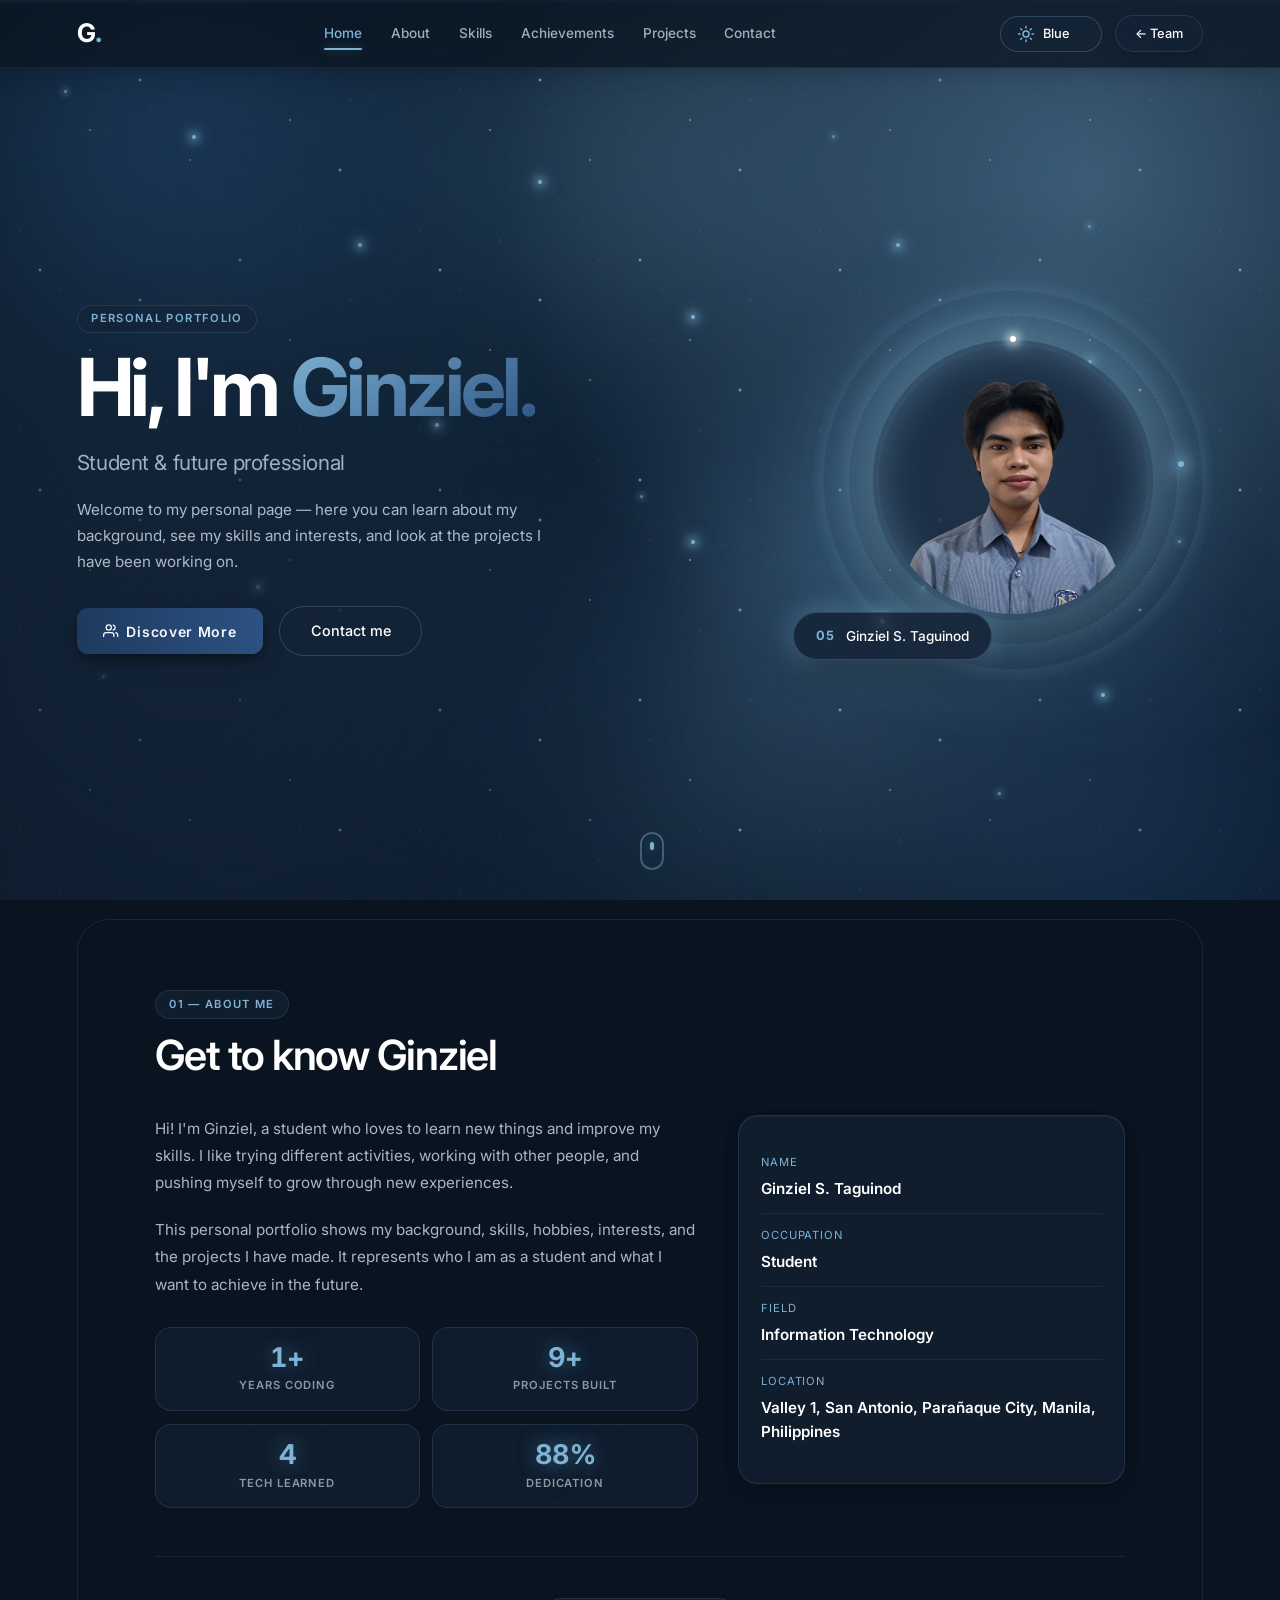
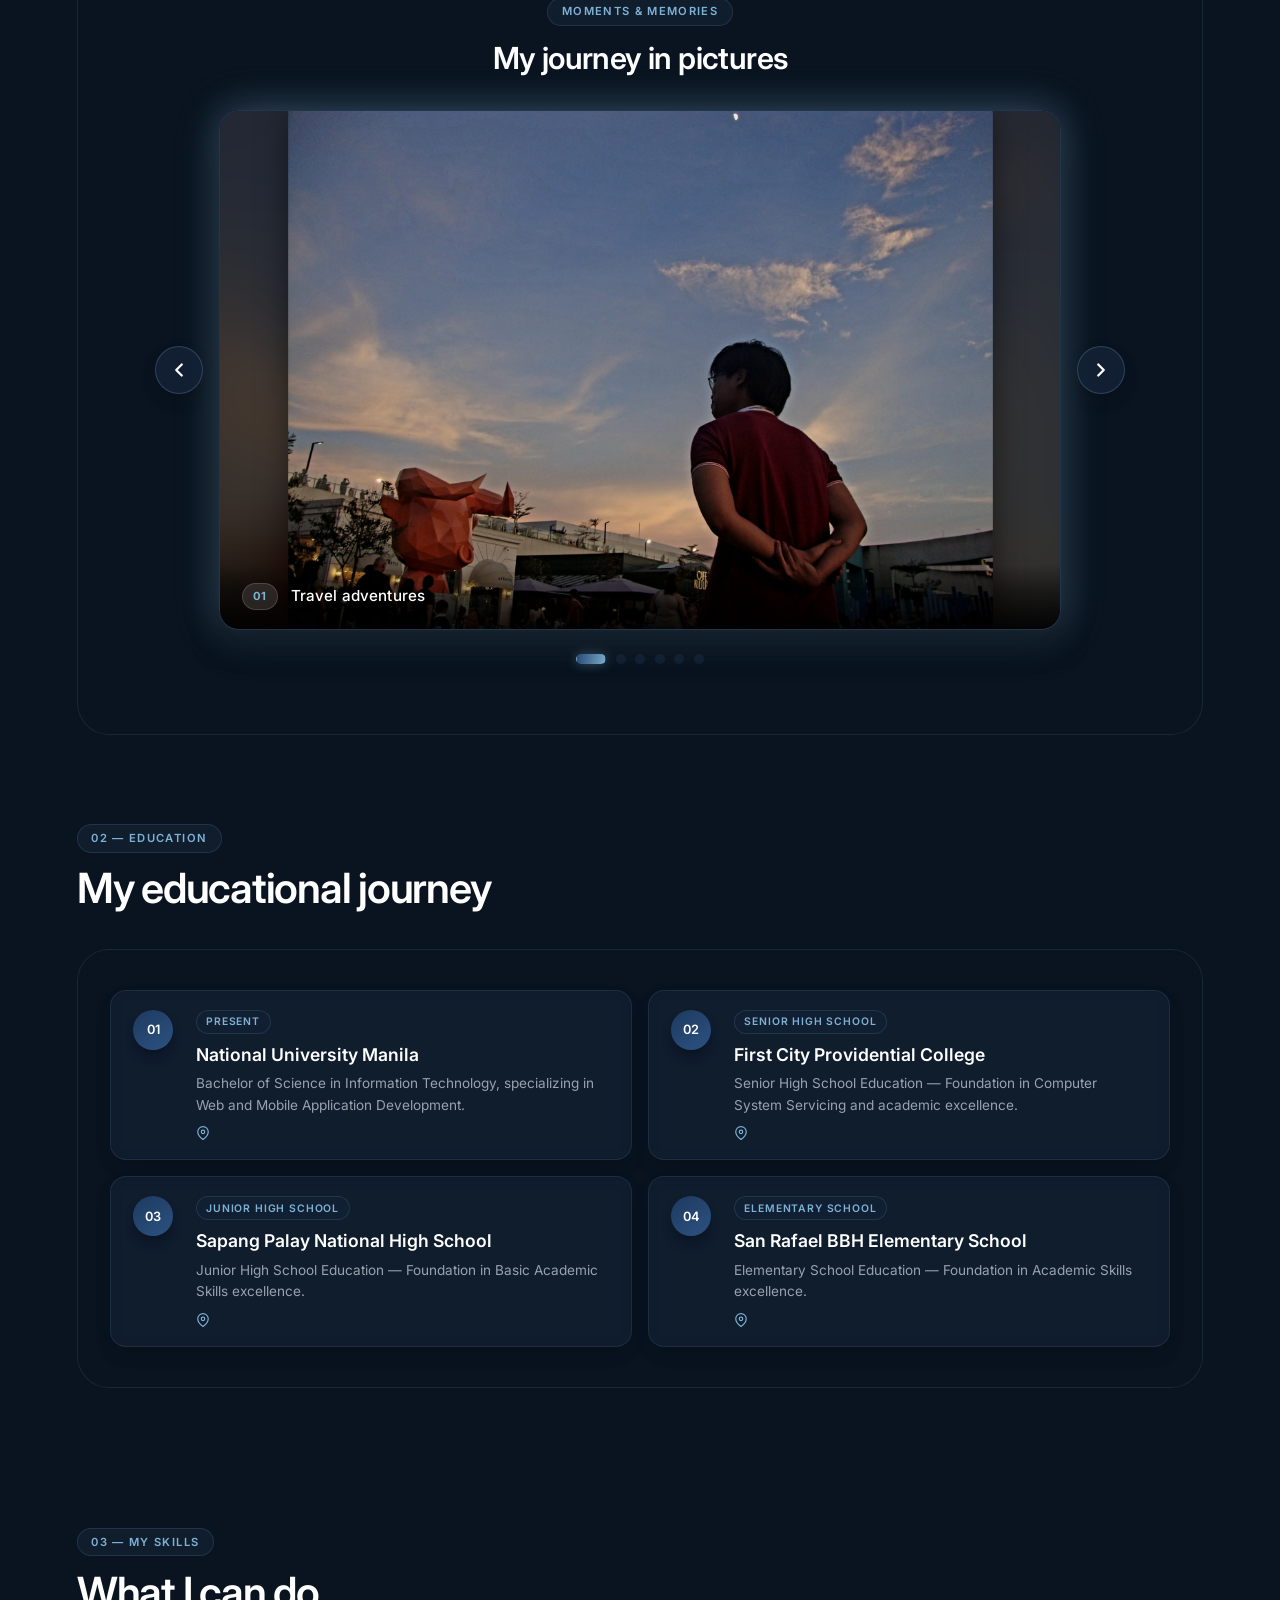
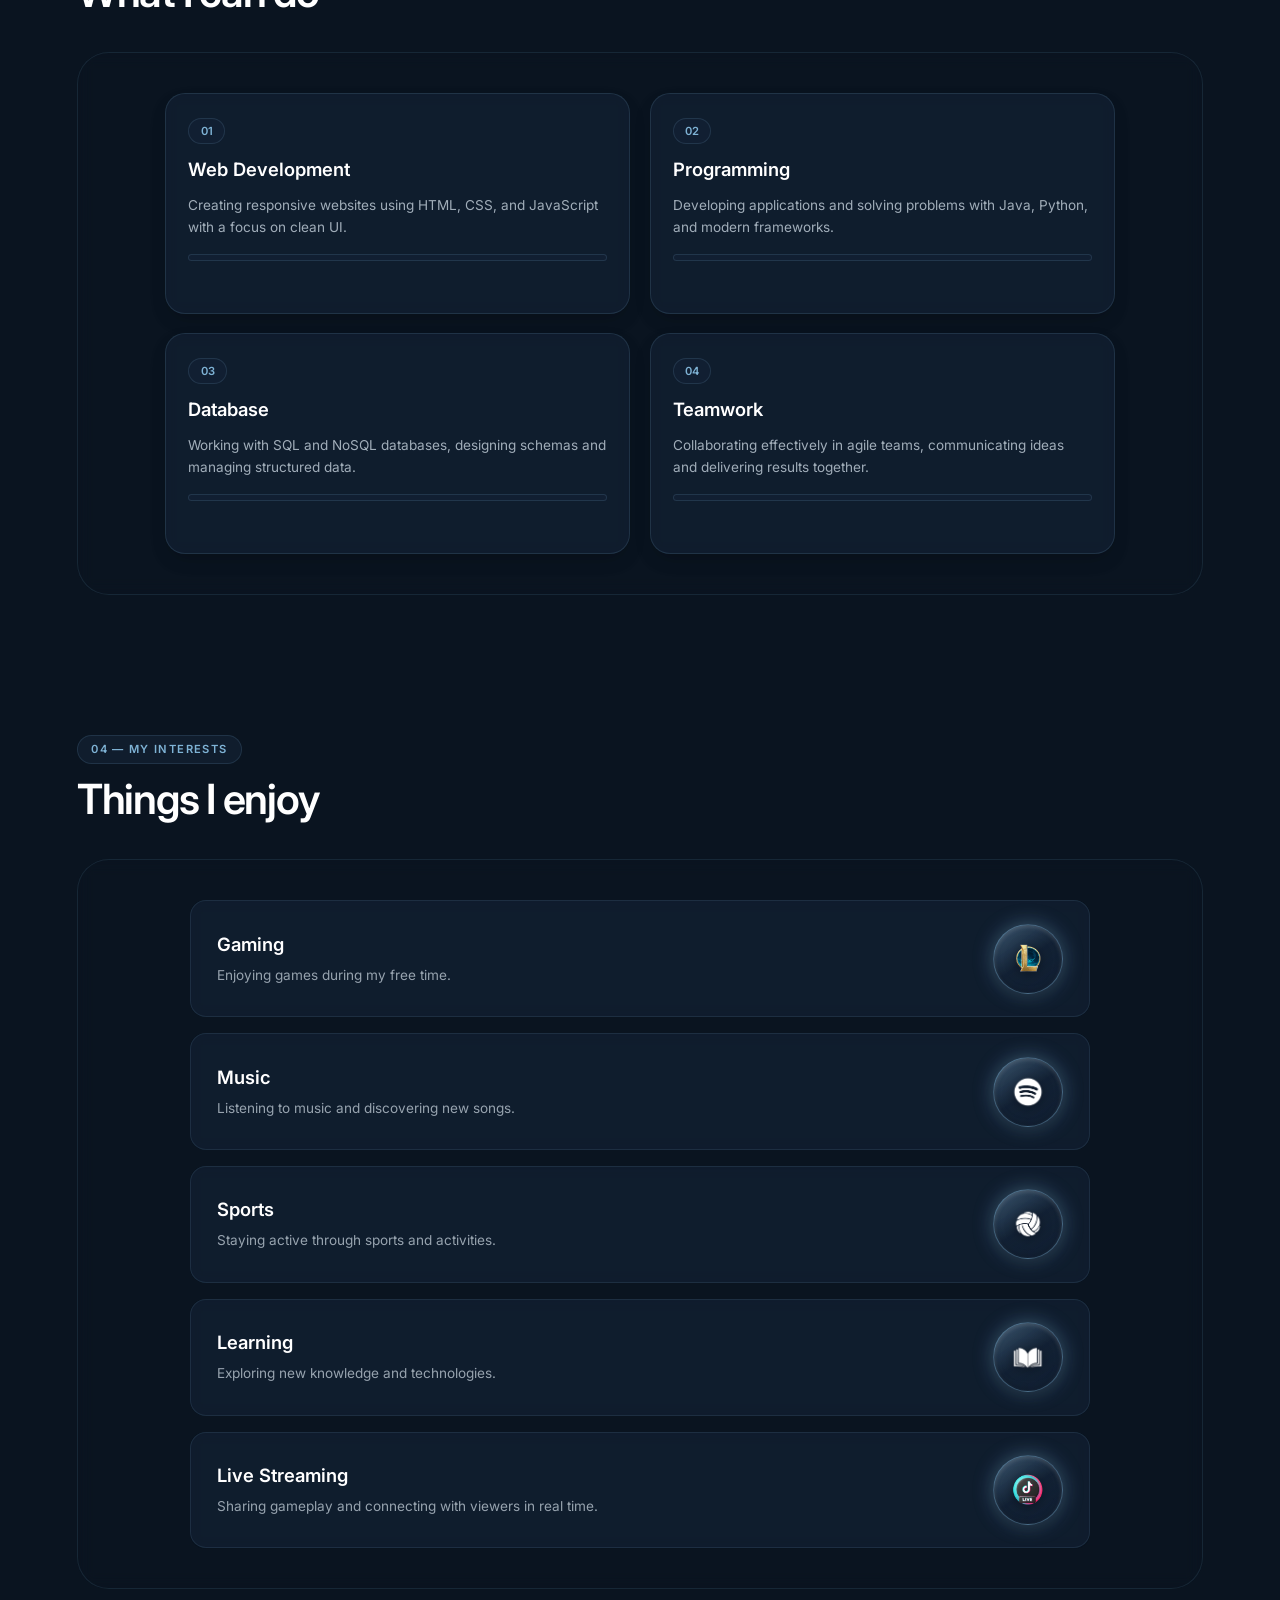
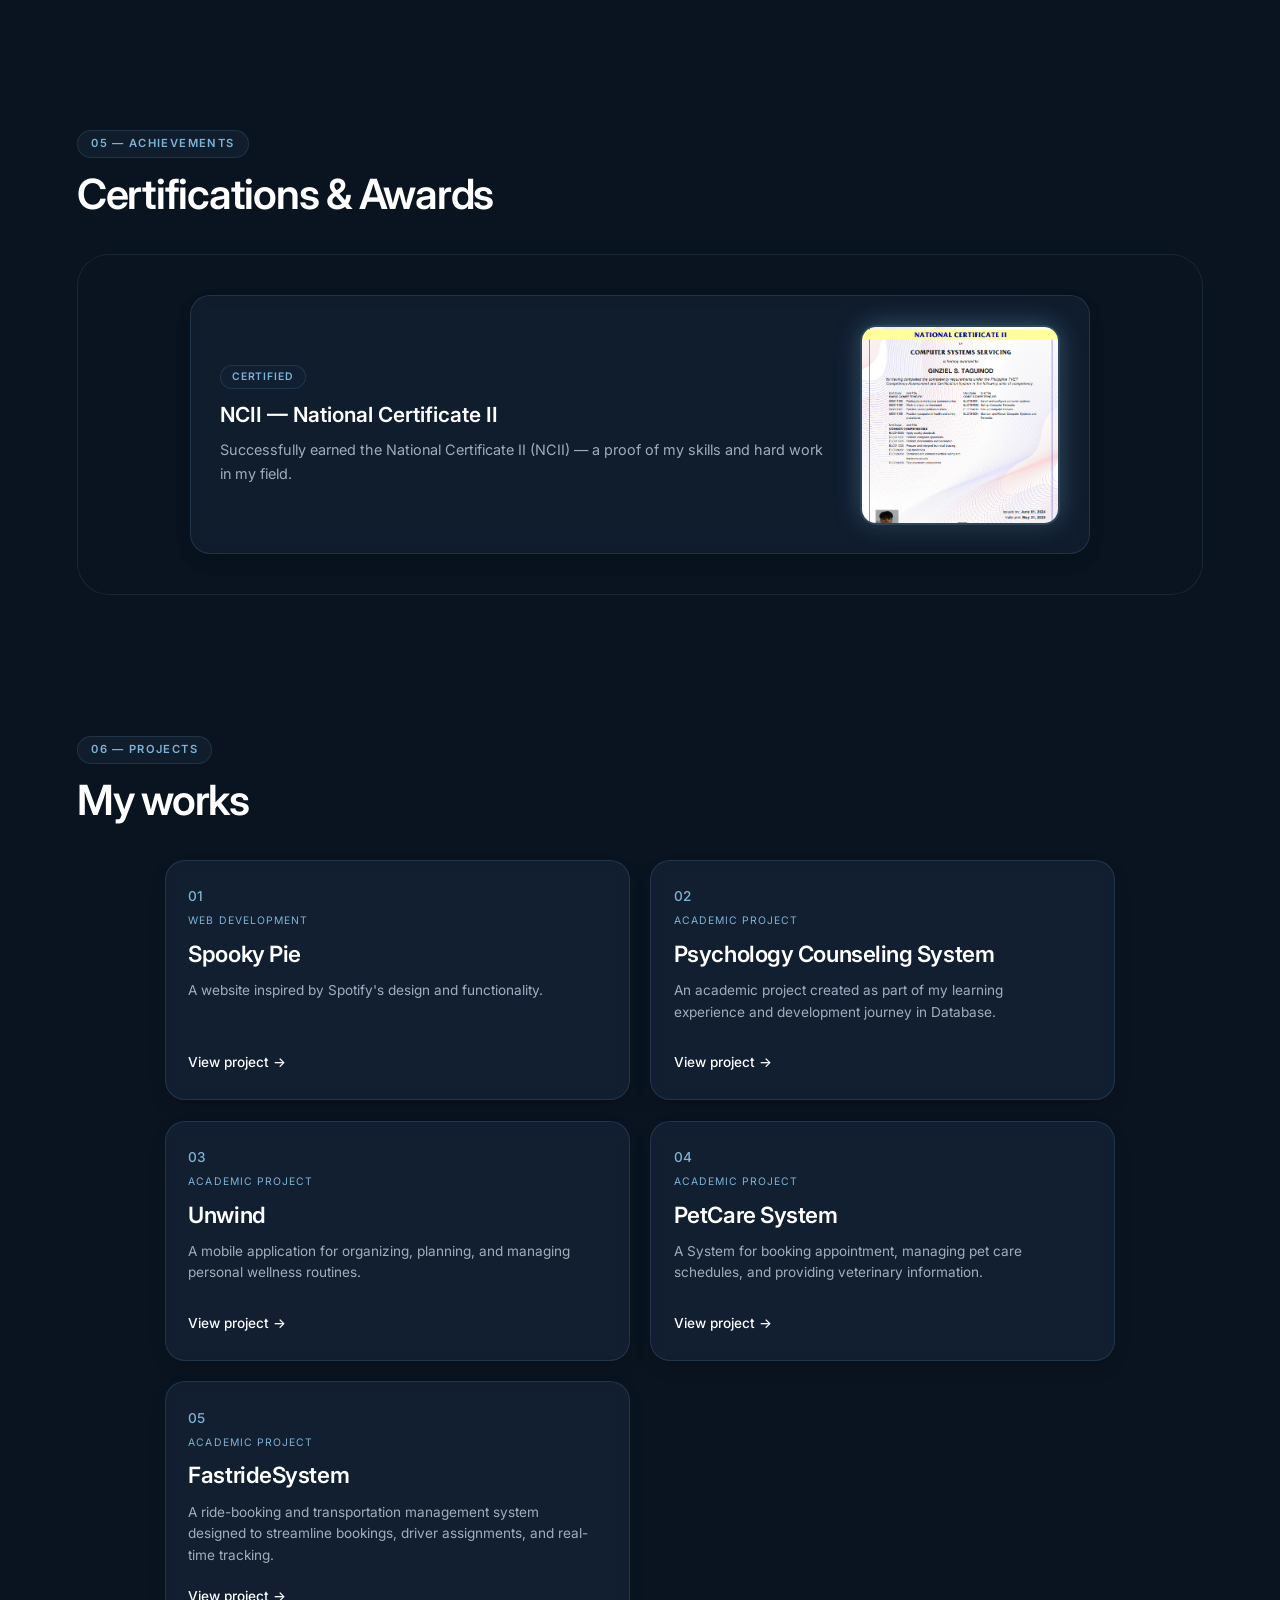
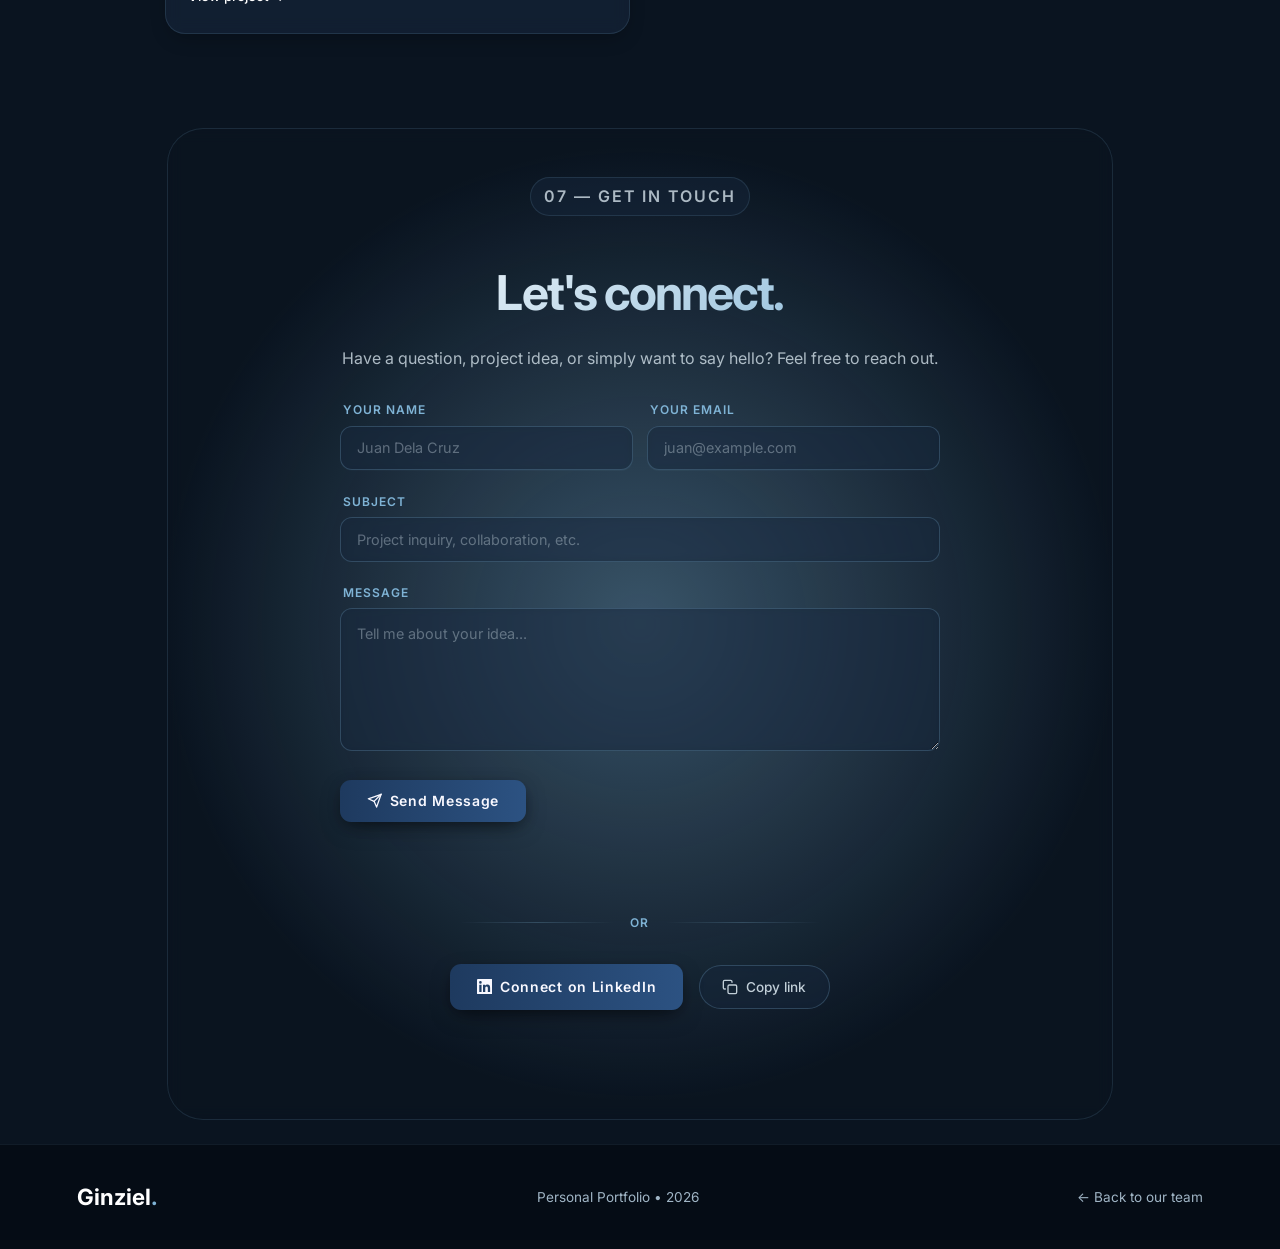
<file: Ginziel/index.html>
<!DOCTYPE html>
<html lang="en">
<head>
  <meta charset="UTF-8">
  <meta name="viewport" content="width=device-width, initial-scale=1.0">
  <meta name="description" content="Ginziel S. Taguinod — Student & future professional. Personal portfolio.">
  <title>Ginziel · Cosmic Portfolio</title>

  <link rel="preconnect" href="https://fonts.googleapis.com">
  <link rel="preconnect" href="https://fonts.gstatic.com" crossorigin>
  <link href="https://fonts.googleapis.com/css2?family=Inter:opsz,wght@14..32,300;14..32,400;14..32,500;14..32,600;14..32,700&display=swap" rel="stylesheet">
  <link rel="stylesheet" href="style.css">
</head>
<body data-theme="blue">

  <!-- ================= LOADING SCREEN ================= -->
  <div class="loader" id="loader" aria-hidden="true">
    <div class="loader-layer loader-layer-green">
      <div class="loader-content">
        <div class="loader-planet">
          <div class="loader-ring"></div>
          <div class="loader-ring"></div>
          <div class="loader-dot"></div>
        </div>
        <p class="loader-text">Loading the cosmos...</p>
        <div class="loader-progress"><div class="loader-progress-fill"></div></div>
      </div>
    </div>
    <div class="loader-layer loader-layer-blue">
      <div class="loader-content">
        <div class="loader-planet">
          <div class="loader-ring"></div>
          <div class="loader-ring"></div>
          <div class="loader-dot"></div>
        </div>
        <p class="loader-text">Welcome to my portfolio</p>
        <div class="loader-progress"><div class="loader-progress-fill"></div></div>
      </div>
    </div>
  </div>

  <!-- ================= CURSOR TRAIL ================= -->
  <canvas class="cursor-trail" id="cursorTrail" aria-hidden="true"></canvas>

  <!-- ================= SCROLL PROGRESS ================= -->
  <div class="scroll-progress" aria-hidden="true">
    <div class="scroll-progress-fill"></div>
  </div>

  <!-- ================= COSMIC BACKGROUND ================= -->
  <div class="cosmic-bg" aria-hidden="true">
    <div class="starfield starfield-far"></div>
    <div class="starfield starfield-near"></div>
    <div class="nebula nebula-1"></div>
    <div class="nebula nebula-2"></div>
    <div class="nebula nebula-3"></div>
    <svg class="constellation" viewBox="0 0 1000 800" preserveAspectRatio="none">
      <line x1="150" y1="120" x2="280" y2="220" />
      <line x1="280" y1="220" x2="420" y2="160" />
      <line x1="420" y1="160" x2="540" y2="280" />
      <line x1="540" y1="280" x2="700" y2="220" />
      <line x1="700" y1="220" x2="850" y2="320" />
      <line x1="280" y1="220" x2="340" y2="380" />
      <line x1="340" y1="380" x2="200" y2="520" />
      <line x1="340" y1="380" x2="540" y2="480" />
      <line x1="540" y1="480" x2="720" y2="520" />
      <line x1="720" y1="520" x2="860" y2="620" />
    </svg>
    <span class="constellation-node" style="top: 15%; left: 15%;"></span>
    <span class="constellation-node" style="top: 27%; left: 28%;"></span>
    <span class="constellation-node" style="top: 20%; left: 42%;"></span>
    <span class="constellation-node" style="top: 35%; left: 54%;"></span>
    <span class="constellation-node" style="top: 27%; left: 70%;"></span>
    <span class="constellation-node" style="top: 40%; left: 85%;"></span>
    <span class="constellation-node" style="top: 47%; left: 34%;"></span>
    <span class="constellation-node" style="top: 65%; left: 20%;"></span>
    <span class="constellation-node" style="top: 60%; left: 54%;"></span>
    <span class="constellation-node" style="top: 65%; left: 72%;"></span>
    <span class="constellation-node" style="top: 77%; left: 86%;"></span>
    <span class="cosmic-dust dust-1"></span>
    <span class="cosmic-dust dust-2"></span>
    <span class="cosmic-dust dust-3"></span>
    <span class="cosmic-dust dust-4"></span>
    <span class="cosmic-dust dust-5"></span>
    <span class="cosmic-dust dust-6"></span>
    <span class="cosmic-dust dust-7"></span>
    <span class="cosmic-dust dust-8"></span>
    <div class="shooting-star shooting-1"></div>
    <div class="shooting-star shooting-2"></div>
    <div class="shooting-star shooting-3"></div>
    <div class="aurora aurora-1"></div>
    <div class="aurora aurora-2"></div>
  </div>

  <!-- ================= NAVBAR ================= -->
  <header class="navbar">
    <a href="../index.html" class="logo">G<span>.</span></a>
    <nav>
      <a href="#home" data-section="home">Home</a>
      <a href="#about" data-section="about">About</a>
      <a href="#skills" data-section="skills">Skills</a>
      <a href="#achievements" data-section="achievements">Achievements</a>
      <a href="#projects" data-section="projects">Projects</a>
      <a href="#contact" data-section="contact">Contact</a>
    </nav>
    <div class="navbar-actions">
      <button class="theme-toggle" id="themeToggle" aria-label="Switch theme" type="button">
        <svg xmlns="http://www.w3.org/2000/svg" width="18" height="18" viewBox="0 0 24 24" fill="none" stroke="currentColor" stroke-width="2" stroke-linecap="round" stroke-linejoin="round">
          <circle cx="12" cy="12" r="4"></circle>
          <path d="M12 2v2M12 20v2M4.93 4.93l1.41 1.41M17.66 17.66l1.41 1.41M2 12h2M20 12h2M4.93 19.07l1.41-1.41M17.66 6.34l1.41-1.41"></path>
        </svg>
        <span class="theme-toggle-label">Blue</span>
      </button>
      <a href="../index.html" class="back-button">← Team</a>
    </div>
  </header>

  <!-- ================= HERO ================= -->
  <section id="home" class="hero">
    <div class="hero-content">
      <p class="eyebrow reveal reveal-delay-1">personal portfolio</p>
      <h1 class="reveal reveal-delay-2">Hi, I'm <span class="gradient-text">Ginziel.</span></h1>
      <h2 class="reveal reveal-delay-3">Student &amp; future professional</h2>
      <p class="intro reveal reveal-delay-4">
        Welcome to my personal page — here you can learn about my
        background, see my skills and interests, and look at the
        projects I have been working on.
      </p>
      <div class="hero-buttons reveal reveal-delay-5">
        <a href="#about" class="cssbuttons-io">
          <svg xmlns="http://www.w3.org/2000/svg" viewBox="0 0 24 24" fill="none" stroke="currentColor" stroke-width="2" stroke-linecap="round" stroke-linejoin="round">
            <path d="M17 21v-2a4 4 0 0 0-4-4H5a4 4 0 0 0-4 4v2"></path>
            <circle cx="9" cy="7" r="4"></circle>
            <path d="M23 21v-2a4 4 0 0 0-3-3.87"></path>
            <path d="M16 3.13a4 4 0 0 1 0 7.75"></path>
          </svg>
          <span>Discover More</span>
        </a>
        <a href="#contact" class="secondary-button">Contact me</a>
      </div>
      <a href="#about" class="scroll-indicator reveal reveal-delay-6" aria-label="Scroll down"><span></span></a>
    </div>

    <div class="hero-image reveal reveal-delay-3">
      <div class="cosmic-glow" aria-hidden="true"></div>
      <div class="image-orbit orbit-1"></div>
      <div class="image-orbit orbit-2"></div>
      <div class="orbit-star star-1" aria-hidden="true"></div>
      <div class="orbit-star star-2" aria-hidden="true"></div>
      <div class="orbit-star star-3" aria-hidden="true"></div>
      <div class="image-circle">
        <img src="../images/Ginziel/ginziel.png" alt="Ginziel S. Taguinod">
      </div>
      <div class="floating-card">
        <span>05</span>
        <p>Ginziel S. Taguinod</p>
      </div>
    </div>
  </section>

  <!-- ================= ABOUT ================= -->
  <section id="about" class="about">
    <div class="section-heading">
      <p class="eyebrow">01 — about me</p>
      <h2>Get to know Ginziel</h2>
    </div>
    <div class="about-grid">
      <div class="about-text">
        <p>
          Hi! I'm Ginziel, a student who loves to learn new things and
          improve my skills. I like trying different activities, working
          with other people, and pushing myself to grow through new
          experiences.
        </p>
        <p>
          This personal portfolio shows my background, skills, hobbies,
          interests, and the projects I have made. It represents who I
          am as a student and what I want to achieve in the future.
        </p>

        <div class="stats-grid" id="statsGrid">
          <div class="stat-card">
            <div class="stat-number" data-target="2" data-suffix="+">0</div>
            <div class="stat-label">Years Coding</div>
          </div>
          <div class="stat-card">
            <div class="stat-number" data-target="10" data-suffix="+">0</div>
            <div class="stat-label">Projects Built</div>
          </div>
          <div class="stat-card">
            <div class="stat-number" data-target="5" data-suffix="">0</div>
            <div class="stat-label">Tech Learned</div>
          </div>
          <div class="stat-card">
            <div class="stat-number" data-target="100" data-suffix="%">0</div>
            <div class="stat-label">Dedication</div>
          </div>
        </div>
      </div>
      <div class="info-card">
        <div class="info-item"><span>Name</span><strong>Ginziel S. Taguinod</strong></div>
        <div class="info-item"><span>Occupation</span><strong>Student</strong></div>
        <div class="info-item"><span>Field</span><strong>Information Technology</strong></div>
        <div class="info-item"><span>Location</span><strong>Valley 1, San Antonio, Parañaque City, Manila, Philippines</strong></div>
      </div>
    </div>

<!-- ✅ NEW: IMAGE CAROUSEL BELOW ABOUT -->
<div class="about-carousel">
  <div class="carousel-header">
    <p class="eyebrow">moments &amp; memories</p>
    <h3>My journey in pictures</h3>
  </div>

  <div class="carousel-wrapper">
    <button class="carousel-btn carousel-btn-prev" id="carouselPrev" aria-label="Previous image" type="button">
      <svg xmlns="http://www.w3.org/2000/svg" width="22" height="22" viewBox="0 0 24 24" fill="none" stroke="currentColor" stroke-width="2.5" stroke-linecap="round" stroke-linejoin="round">
        <polyline points="15 18 9 12 15 6"></polyline>
      </svg>
    </button>

    <div class="carousel-track" id="carouselTrack">
      <!-- Slide 01 -->
      <div class="carousel-slide is-active" style="--slide-bg: url('../images/Ginziel/MOA.png');">
        <img src="../images/Ginziel/MOA.png" alt="MOA">
        <div class="carousel-caption">
          <span>01</span>
          <p>Travel adventures</p>
        </div>
      </div>

      <!-- Slide 02 -->
      <div class="carousel-slide" style="--slide-bg: url('../images/Ginziel/Esplanade.png');">
        <img src="../images/Ginziel/Esplanade.png" alt="Esplanade">
        <div class="carousel-caption">
          <span>02</span>
          <p>Exploring the city</p>
        </div>
      </div>

      <!-- Slide 03 -->
      <div class="carousel-slide" style="--slide-bg: url('../images/Ginziel/Intramuros.png');">
        <img src="../images/Ginziel/Intramuros.png" alt="Intramuros">
        <div class="carousel-caption">
          <span>03</span>
          <p>Coffee breaks</p>
        </div>
      </div>

      <!-- Slide 04 -->
      <div class="carousel-slide" style="--slide-bg: url('../images/Ginziel/EK.png');">
        <img src="../images/Ginziel/EK.png" alt="Enchanted Kingdom">
        <div class="carousel-caption">
          <span>04</span>
          <p>Travel adventures</p>
        </div>
      </div>

      <!-- Slide 05 -->
      <div class="carousel-slide" style="--slide-bg: url('../images/Ginziel/School.png');">
        <img src="../images/Ginziel/School.png" alt="School life">
        <div class="carousel-caption">
          <span>05</span>
          <p>School life</p>
        </div>
      </div>

      <!-- Slide 06 -->
      <div class="carousel-slide" style="--slide-bg: url('../images/Ginziel/Streaming.png');">
        <img src="../images/Ginziel/Streaming.png" alt="Streaming">
        <div class="carousel-caption">
          <span>06</span>
          <p>Live Streaming</p>
        </div>
      </div>
    </div>

    <button class="carousel-btn carousel-btn-next" id="carouselNext" aria-label="Next image" type="button">
      <svg xmlns="http://www.w3.org/2000/svg" width="22" height="22" viewBox="0 0 24 24" fill="none" stroke="currentColor" stroke-width="2.5" stroke-linecap="round" stroke-linejoin="round">
        <polyline points="9 18 15 12 9 6"></polyline>
      </svg>
    </button>
  </div>

  <!-- DOTS INDICATOR -->
  <div class="carousel-dots" id="carouselDots">
    <button class="carousel-dot is-active" data-index="0" aria-label="Go to slide 1" type="button"></button>
    <button class="carousel-dot" data-index="1" aria-label="Go to slide 2" type="button"></button>
    <button class="carousel-dot" data-index="2" aria-label="Go to slide 3" type="button"></button>
    <button class="carousel-dot" data-index="3" aria-label="Go to slide 4" type="button"></button>
    <button class="carousel-dot" data-index="4" aria-label="Go to slide 5" type="button"></button>
    <button class="carousel-dot" data-index="5" aria-label="Go to slide 6" type="button"></button>
  </div>
</div>
</section>


  <!-- ================= EDUCATION ================= -->
  <section class="education">
    <div class="section-heading">
      <p class="eyebrow">02 — education</p>
      <h2>My educational journey</h2>
    </div>
    <div class="section-card">
      <div class="timeline">
        <a href="https://www.google.com/maps/place/National+University-Manila/@14.6043164,120.918411,13z/data=!4m10!1m2!2m1!1sNational+University+Manila!3m6!1s0x3397c9fc11a6ceb3:0x9d4220dade0140ab!8m2!3d14.6043164!4d120.9946287!15sChpOYXRpb25hbCBVbml2ZXJzaXR5IE1hbmlsYVocIhpuYXRpb25hbCB1bml2ZXJzaXR5IG1hbmlsYZIBEnByaXZhdGVfdW5pdmVyc2l0eZoBI0NoWkRTVUhOTUc5blMwVkpRMEZuU1VSU2IzVjFNRTVSRUFF4AEA-gEECAAQTA!16zL20vMDc4bjhi?entry=ttu&g_ep=EgoyMDI2MDkwOS4wIKXMDSoASAFQAw%3D%3D" target="_blank" rel="noopener noreferrer" class="timeline-item">
          <div class="timeline-number">01</div>
          <div class="timeline-content">
            <span class="timeline-badge">Present</span>
            <h3>National University Manila</h3>
            <p>Bachelor of Science in Information Technology, specializing in Web and Mobile Application Development.</p>
            <span class="timeline-location">
              <svg xmlns="http://www.w3.org/2000/svg" width="14" height="14" viewBox="0 0 24 24" fill="none" stroke="currentColor" stroke-width="2" stroke-linecap="round" stroke-linejoin="round"><path d="M21 10c0 7-9 13-9 13s-9-6-9-13a9 9 0 0 1 18 0z"></path><circle cx="12" cy="10" r="3"></circle></svg>
            </span>
          </div>
        </a>
        <a href="https://www.google.com/maps/place/First+City+Providential+College,+Inc/@14.8103107,121.0597479,17z/data=!3m1!4b1!4m6!3m5!1s0x3397af741abbd88f:0xfb58416a77ba9c5b!8m2!3d14.8103107!4d121.0623228!16s%2Fg%2F1q628pkgp?entry=ttu&g_ep=EgoyMDI2MDkwOS4wIKXMDSoASAFQAw%3D%3D" target="_blank" rel="noopener noreferrer" class="timeline-item">
          <div class="timeline-number">02</div>
          <div class="timeline-content">
            <span class="timeline-badge">Senior High School</span>
            <h3>First City Providential College</h3>
            <p>Senior High School Education — Foundation in Computer System Servicing and academic excellence.</p>
            <span class="timeline-location">
              <svg xmlns="http://www.w3.org/2000/svg" width="14" height="14" viewBox="0 0 24 24" fill="none" stroke="currentColor" stroke-width="2" stroke-linecap="round" stroke-linejoin="round"><path d="M21 10c0 7-9 13-9 13s-9-6-9-13a9 9 0 0 1 18 0z"></path><circle cx="12" cy="10" r="3"></circle></svg>
            </span>
          </div>
        </a>
        <a href="https://www.google.com/maps/place/Sapang+Palay+National+High+School/@14.8475244,121.0473567,17z/data=!3m1!4b1!4m6!3m5!1s0x3397ae26e10afee9:0xd405f4d5e73a7cc0!8m2!3d14.8475192!4d121.0499316!16s%2Fg%2F1tcxm5s3?entry=ttu&g_ep=EgoyMDI2MTAwNC4wIKXMDSoASAFQAw%3D%3D" target="_blank" rel="noopener noreferrer" class="timeline-item">
          <div class="timeline-number">03</div>
          <div class="timeline-content">
            <span class="timeline-badge">Junior High School</span>
            <h3>Sapang Palay National High School</h3>
            <p>Junior High School Education — Foundation in Basic Academic Skills excellence.</p>
            <span class="timeline-location">
              <svg xmlns="http://www.w3.org/2000/svg" width="14" height="14" viewBox="0 0 24 24" fill="none" stroke="currentColor" stroke-width="2" stroke-linecap="round" stroke-linejoin="round"><path d="M21 10c0 7-9 13-9 13s-9-6-9-13a9 9 0 0 1 18 0z"></path><circle cx="12" cy="10" r="3"></circle></svg>
            </span>
          </div>
        </a>
        <a href="https://www.google.com/maps/place/Sapang+Palay+National+High+School/@14.8475244,121.0473567,17z/data=!3m1!4b1!4m6!3m5!1s0x3397ae26e10afee9:0xd405f4d5e73a7cc0!8m2!3d14.8475192!4d121.0499316!16s%2Fg%2F1tcxm5s3?entry=ttu&g_ep=EgoyMDI2MTAwNC4wIKXMDSoASAFQAw%3D%3D" target="_blank" rel="noopener noreferrer" class="timeline-item">
          <div class="timeline-number">04</div>
          <div class="timeline-content">
            <span class="timeline-badge">Elementary School</span>
            <h3>San Rafael BBH Elementary School</h3>
            <p>Elementary School Education — Foundation in Academic Skills excellence.</p>
            <span class="timeline-location">
              <svg xmlns="http://www.w3.org/2000/svg" width="14" height="14" viewBox="0 0 24 24" fill="none" stroke="currentColor" stroke-width="2" stroke-linecap="round" stroke-linejoin="round"><path d="M21 10c0 7-9 13-9 13s-9-6-9-13a9 9 0 0 1 18 0z"></path><circle cx="12" cy="10" r="3"></circle></svg>
            </span>
          </div>
        </a>
      </div>
    </div>
  </section>

  <!-- ================= SKILLS ================= -->
  <section id="skills" class="skills">
    <div class="section-heading">
      <p class="eyebrow">03 — my skills</p>
      <h2>What I can do</h2>
    </div>
    <div class="section-card">
      <div class="skills-grid">
        <div class="skill-card" style="--level: 80%;">
          <span>01</span><h3>Web Development</h3>
          <p>Creating responsive websites using HTML, CSS, and JavaScript with a focus on clean UI.</p>
          <div class="progress"><div class="progress-fill"></div></div>
          <small class="progress-label">80%</small>
        </div>
        <div class="skill-card" style="--level: 70%;">
          <span>02</span><h3>Programming</h3>
          <p>Developing applications and solving problems with Java, Python, and modern frameworks.</p>
          <div class="progress"><div class="progress-fill"></div></div>
          <small class="progress-label">70%</small>
        </div>
        <div class="skill-card" style="--level: 75%;">
          <span>03</span><h3>Database</h3>
          <p>Working with SQL and NoSQL databases, designing schemas and managing structured data.</p>
          <div class="progress"><div class="progress-fill"></div></div>
          <small class="progress-label">75%</small>
        </div>
        <div class="skill-card" style="--level: 90%;">
          <span>04</span><h3>Teamwork</h3>
          <p>Collaborating effectively in agile teams, communicating ideas and delivering results together.</p>
          <div class="progress"><div class="progress-fill"></div></div>
          <small class="progress-label">90%</small>
        </div>
      </div>
    </div>
  </section>

  <!-- ================= HOBBIES ================= -->
  <section class="hobbies">
    <div class="section-heading">
      <p class="eyebrow">04 — my interests</p>
      <h2>Things I enjoy</h2>
    </div>
    <div class="section-card">
      <div class="hobbies-grid">
        <div class="hobby">
          <div class="hobby-text"><h3>Gaming</h3><p>Enjoying games during my free time.</p></div>
          <div class="hobby-icon"><img src="../images/Ginziel/Gaming.png" alt="Gaming"></div>
        </div>
        <div class="hobby">
          <div class="hobby-text"><h3>Music</h3><p>Listening to music and discovering new songs.</p></div>
          <div class="hobby-icon"><img src="../images/Ginziel/Music.png" alt="Music"></div>
        </div>
        <div class="hobby">
          <div class="hobby-text"><h3>Sports</h3><p>Staying active through sports and activities.</p></div>
          <div class="hobby-icon"><img src="../images/Ginziel/Sport.png" alt="Sports"></div>
        </div>
        <div class="hobby">
          <div class="hobby-text"><h3>Learning</h3><p>Exploring new knowledge and technologies.</p></div>
          <div class="hobby-icon"><img src="../images/Ginziel/Learning.png" alt="Learning"></div>
        </div>
        <div class="hobby">
          <div class="hobby-text"><h3>Live Streaming</h3><p>Sharing gameplay and connecting with viewers in real time.</p></div>
          <div class="hobby-icon">
            <img src="../images/Ginziel/Livestream.png" alt="Live Streaming">
          </div>
        </div>
      </div>
    </div>
  </section>

  <!-- ================= ACHIEVEMENTS ================= -->
  <section id="achievements" class="achievements">
    <div class="section-heading">
      <p class="eyebrow">05 — achievements</p>
      <h2>Certifications &amp; Awards</h2>
    </div>
    <div class="section-card">
      <div class="achievements-grid">
        <div class="achievement-card">
          <div class="achievement-content">
            <span class="achievement-badge">Certified</span>
            <h3>NCII — National Certificate II</h3>
            <p>Successfully earned the National Certificate II (NCII) — a proof of my skills and hard work in my field.</p>
          </div>
          <div class="achievement-image">
            <img src="../images/Ginziel/NCII.png" alt="NCII Certificate">
          </div>
        </div>
      </div>
    </div>
  </section>

  <!-- ================= PROJECTS ================= -->
  <section id="projects" class="projects">
    <div class="section-heading">
      <p class="eyebrow">06 — projects</p>
      <h2>My works</h2>
    </div>
    <div class="projects-grid">
      <article class="project-card">
        <div><div class="project-number">01</div><span>Web Development</span><h3>Spooky Pie</h3><p>A website inspired by Spotify's design and functionality.</p></div>
        <a href="https://vocal-beijinho-c3cc0d.netlify.app" class="project-link" target="_blank" rel="noopener noreferrer">View project →</a>
      </article>
      <article class="project-card">
        <div><div class="project-number">02</div><span>Academic Project</span><h3>Psychology Counseling System</h3><p>An academic project created as part of my learning experience and development journey in Database.</p></div>
        <a href="https://youtu.be/XBjQ4hPPD3E?si=sST_iS4uEWqhHUvf" class="project-link" target="_blank" rel="noopener noreferrer">View project →</a>
      </article>
      <article class="project-card">
        <div><div class="project-number">03</div><span>Academic Project</span><h3>Unwind</h3><p>A mobile application for organizing, planning, and managing personal wellness routines.</p></div>
        <a href="https://drive.google.com/file/d/1_iDrYx1C0KV5TFJDhiGGFWPs2gB34E8d/view?usp=sharing" class="project-link" target="_blank" rel="noopener noreferrer">View project →</a>
      </article>
      <article class="project-card">
        <div><div class="project-number">04</div><span>Academic Project</span><h3>PetCare System</h3><p>A System for booking appointment, managing pet care schedules, and providing veterinary information.</p></div>
        <a href="https://drive.google.com/file/d/1GV4DQZVwjSjrz0bAVOkGhdb7X-YRDP07/view?usp=sharing" class="project-link" target="_blank" rel="noopener noreferrer">View project →</a>
      </article>
      <article class="project-card">
        <div><div class="project-number">05</div><span>Academic Project</span><h3>FastrideSystem</h3><p>A ride-booking and transportation management system designed to streamline bookings, driver assignments, and real-time tracking.</p></div>
        <a href="#" class="project-link" target="_blank" rel="noopener noreferrer">View project →</a>
      </article>
    </div>
  </section>

  <!-- ================= CONTACT ================= -->
  <section id="contact" class="contact">
    <div class="contact-content">
      <p class="eyebrow">07 — get in touch</p>
      <h2>Let's connect.</h2>
      <p>Have a question, project idea, or simply want to say hello? Feel free to reach out.</p>

      <form class="contact-form" id="contactForm" novalidate>
        <div class="form-row">
          <div class="form-group">
            <label for="name">Your Name</label>
            <input type="text" id="name" name="name" placeholder="Juan Dela Cruz" autocomplete="name" required>
            <span class="form-error" data-error-for="name"></span>
          </div>
          <div class="form-group">
            <label for="email">Your Email</label>
            <input type="email" id="email" name="email" placeholder="juan@example.com" autocomplete="email" required>
            <span class="form-error" data-error-for="email"></span>
          </div>
        </div>
        <div class="form-group">
          <label for="subject">Subject</label>
          <input type="text" id="subject" name="subject" placeholder="Project inquiry, collaboration, etc." required>
          <span class="form-error" data-error-for="subject"></span>
        </div>
        <div class="form-group">
          <label for="message">Message</label>
          <textarea id="message" name="message" rows="5" placeholder="Tell me about your idea..." required></textarea>
          <span class="form-error" data-error-for="message"></span>
        </div>
        <button type="submit" class="cssbuttons-io" id="submitBtn">
          <svg xmlns="http://www.w3.org/2000/svg" viewBox="0 0 24 24" fill="none" stroke="currentColor" stroke-width="2" stroke-linecap="round" stroke-linejoin="round">
            <line x1="22" y1="2" x2="11" y2="13"></line>
            <polygon points="22 2 15 22 11 13 2 9 22 2"></polygon>
          </svg>
          <span>Send Message</span>
        </button>
        <div class="form-success" id="formSuccess" role="status" aria-live="polite">
          <svg xmlns="http://www.w3.org/2000/svg" width="20" height="20" viewBox="0 0 24 24" fill="none" stroke="currentColor" stroke-width="2.5" stroke-linecap="round" stroke-linejoin="round">
            <path d="M22 11.08V12a10 10 0 1 1-5.93-9.14"></path>
            <polyline points="22 4 12 14.01 9 11.01"></polyline>
          </svg>
          <span>Message sent successfully! I'll get back to you soon.</span>
        </div>
      </form>

      <div class="contact-divider"><span>or</span></div>

      <div class="contact-actions">
        <a href="https://www.linkedin.com/in/ginziel-taguinod-71b690359" class="cssbuttons-io" target="_blank" rel="noopener noreferrer">
          <svg xmlns="http://www.w3.org/2000/svg" viewBox="0 0 24 24" fill="currentColor" width="1.2em" height="1.2em">
            <path d="M20.447 20.452h-3.554v-5.569c0-1.328-.027-3.037-1.852-3.037-1.853 0-2.136 1.445-2.136 2.939v5.667H9.351V9h3.414v1.561h.046c.477-.9 1.637-1.85 3.37-1.85 3.601 0 4.267 2.37 4.267 5.455v6.286zM5.337 7.433a2.062 2.062 0 01-2.063-2.065 2.064 2.064 0 112.063 2.065zm1.782 13.019H3.555V9h3.564v11.452zM22.225 0H1.771C.792 0 0 .774 0 1.729v20.542C0 23.227.792 24 1.771 24h20.451C23.2 24 24 23.227 24 22.271V1.729C24 .774 23.2 0 22.222 0h.003z"/>
          </svg>
          <span>Connect on LinkedIn</span>
        </a>
        <button class="copy-link" data-copy="https://www.linkedin.com/in/ginziel-taguinod-71b690359" type="button">
          <svg xmlns="http://www.w3.org/2000/svg" width="16" height="16" viewBox="0 0 24 24" fill="none" stroke="currentColor" stroke-width="2" stroke-linecap="round" stroke-linejoin="round">
            <rect x="9" y="9" width="13" height="13" rx="2" ry="2"></rect>
            <path d="M5 15H4a2 2 0 0 1-2-2V4a2 2 0 0 1 2-2h9a2 2 0 0 1 2 2v1"></path>
          </svg>
          <span>Copy link</span>
        </button>
      </div>
      <div class="copy-notification" role="status" aria-live="polite">
        <span>✓ Link copied to clipboard!</span>
      </div>
    </div>
  </section>

  <!-- ================= FOOTER ================= -->
  <footer>
    <div><strong>Ginziel<span>.</span></strong></div>
    <p>Personal Portfolio • 2026</p>
    <a href="../index.html">← Back to our team</a>
  </footer>

  <!-- ================= BACK TO TOP ================= -->
  <button class="back-to-top" aria-label="Back to top" type="button">
    <svg xmlns="http://www.w3.org/2000/svg" width="20" height="20" viewBox="0 0 24 24" fill="none" stroke="currentColor" stroke-width="2.5" stroke-linecap="round" stroke-linejoin="round">
      <polyline points="18 15 12 9 6 15"></polyline>
    </svg>
  </button>

  <!-- ================= SCRIPTS ================= -->
  <script>
    /* ============ 0. THEME ============ */
    (function () {
      const savedTheme = localStorage.getItem('portfolioTheme') || 'blue';
      document.body.dataset.theme = savedTheme;
    })();

    /* ============ 0.1 LOADING SCREEN ============ */
    (function () {
      const loader = document.getElementById('loader');
      if (!loader) return;
      const startTime = Date.now();
      window.addEventListener('load', function () {
        const elapsed = Date.now() - startTime;
        const remaining = Math.max(0, 2800 - elapsed);
        setTimeout(function () {
          loader.classList.add('loaded');
          document.body.classList.add('loaded');
          setTimeout(function () { loader.style.display = 'none'; }, 900);
        }, remaining);
      });
      setTimeout(function () {
        if (!loader.classList.contains('loaded')) {
          loader.classList.add('loaded');
          document.body.classList.add('loaded');
          setTimeout(function () { loader.style.display = 'none'; }, 900);
        }
      }, 5000);
    })();

    /* ============ 0.2 THEME TOGGLE ============ */
    (function () {
      const themes = ['blue', 'green', 'purple'];
      const labels = { blue: 'Blue', green: 'Green', purple: 'Purple' };
      const toggle = document.getElementById('themeToggle');
      const label = toggle ? toggle.querySelector('.theme-toggle-label') : null;
      if (!toggle) return;
      const currentTheme = document.body.dataset.theme || 'blue';
      if (label) label.textContent = labels[currentTheme];
      toggle.addEventListener('click', function () {
        const current = document.body.dataset.theme || 'blue';
        const currentIndex = themes.indexOf(current);
        const nextIndex = (currentIndex + 1) % themes.length;
        const nextTheme = themes[nextIndex];
        document.body.dataset.theme = nextTheme;
        if (label) label.textContent = labels[nextTheme];
        localStorage.setItem('portfolioTheme', nextTheme);
        if (navigator.vibrate) navigator.vibrate(10);
      });
    })();

    /* ============ 1. CURSOR TRAIL ============ */
    (function () {
      const canvas = document.getElementById('cursorTrail');
      if (!canvas) return;
      const hasHover = window.matchMedia('(hover: hover) and (pointer: fine)').matches;
      if (!hasHover) { canvas.style.display = 'none'; return; }
      const ctx = canvas.getContext('2d');
      let width = 0, height = 0;
      let dpr = window.devicePixelRatio || 1;
      function resize() {
        width = window.innerWidth; height = window.innerHeight;
        canvas.width = width * dpr; canvas.height = height * dpr;
        canvas.style.width = width + 'px'; canvas.style.height = height + 'px';
        ctx.setTransform(1, 0, 0, 1, 0, 0); ctx.scale(dpr, dpr);
      }
      resize();
      window.addEventListener('resize', resize);
      const trail = []; const MAX_LENGTH = 30; const FADE_SPEED = 0.03;
      let mouseX = 0, mouseY = 0, lastMouseX = 0, lastMouseY = 0;
      function hexToRgb(hex) {
        const result = /^#?([a-f\d]{2})([a-f\d]{2})([a-f\d]{2})$/i.exec(hex.trim());
        return result ? { r: parseInt(result[1], 16), g: parseInt(result[2], 16), b: parseInt(result[3], 16) } : { r: 127, g: 179, b: 213 };
      }
      function getCursorColors() {
        const styles = getComputedStyle(document.body);
        const accent = styles.getPropertyValue('--accent').trim() || '#7fb3d5';
        const accentSoft = styles.getPropertyValue('--primary-soft').trim() || '#2c5282';
        const primary = styles.getPropertyValue('--primary').trim() || '#1e3a5f';
        return { accent: hexToRgb(accent), accentSoft: hexToRgb(accentSoft), primary: hexToRgb(primary) };
      }
      let cursorColors = getCursorColors();
      const themeObserver = new MutationObserver(function () { cursorColors = getCursorColors(); });
      themeObserver.observe(document.body, { attributes: true, attributeFilter: ['data-theme'] });
      document.addEventListener('mousemove', function (e) {
        mouseX = e.clientX; mouseY = e.clientY;
        const dx = mouseX - lastMouseX, dy = mouseY - lastMouseY;
        const dist = Math.sqrt(dx * dx + dy * dy);
        if (dist > 2) {
          trail.push({ x: mouseX, y: mouseY, life: 1, size: Math.min(6, 2 + dist * 0.15) });
          if (trail.length > MAX_LENGTH) trail.shift();
          lastMouseX = mouseX; lastMouseY = mouseY;
        }
      });
      function draw() {
        ctx.clearRect(0, 0, width, height);
        const { accent, accentSoft, primary } = cursorColors;
        for (let i = trail.length - 1; i >= 0; i--) {
          const point = trail[i]; point.life -= FADE_SPEED;
          if (point.life <= 0) { trail.splice(i, 1); continue; }
          const alpha = point.life; const size = point.size * point.life;
          const gradient = ctx.createRadialGradient(point.x, point.y, 0, point.x, point.y, size * 3);
          gradient.addColorStop(0, `rgba(${accent.r}, ${accent.g}, ${accent.b}, ${alpha * 0.9})`);
          gradient.addColorStop(0.4, `rgba(${accentSoft.r}, ${accentSoft.g}, ${accentSoft.b}, ${alpha * 0.5})`);
          gradient.addColorStop(1, `rgba(${primary.r}, ${primary.g}, ${primary.b}, 0)`);
          ctx.beginPath(); ctx.fillStyle = gradient; ctx.arc(point.x, point.y, size * 3, 0, Math.PI * 2); ctx.fill();
          ctx.beginPath(); ctx.fillStyle = `rgba(255, 255, 255, ${alpha * 0.8})`; ctx.arc(point.x, point.y, size * 0.6, 0, Math.PI * 2); ctx.fill();
        }
        if (trail.length > 1) {
          ctx.beginPath(); ctx.moveTo(trail[0].x, trail[0].y);
          for (let i = 1; i < trail.length; i++) {
            const p = trail[i], prev = trail[i - 1];
            const midX = (p.x + prev.x) / 2, midY = (p.y + prev.y) / 2;
            ctx.quadraticCurveTo(prev.x, prev.y, midX, midY);
          }
          const last = trail[trail.length - 1], first = trail[0];
          const lineGradient = ctx.createLinearGradient(first.x, first.y, last.x, last.y);
          lineGradient.addColorStop(0, `rgba(${accent.r}, ${accent.g}, ${accent.b}, 0)`);
          lineGradient.addColorStop(0.5, `rgba(${accent.r}, ${accent.g}, ${accent.b}, 0.3)`);
          lineGradient.addColorStop(1, `rgba(${accent.r}, ${accent.g}, ${accent.b}, 0)`);
          ctx.strokeStyle = lineGradient; ctx.lineWidth = 1.5; ctx.lineCap = 'round'; ctx.stroke();
        }
        requestAnimationFrame(draw);
      }
      draw();
    })();

    /* ============ 2. NAVBAR AUTO-HIDE ============ */
    (function () {
      const navbar = document.querySelector('.navbar');
      if (!navbar) return;
      let lastScrollY = window.scrollY;
      let isHoveringTop = false;
      let ticking = false;
      const SCROLL_THRESHOLD = 80;
      document.addEventListener('mousemove', function (e) {
        const isInTopZone = e.clientY < 100;
        if (isInTopZone !== isHoveringTop) { isHoveringTop = isInTopZone; updateNavbar(); }
      });
      window.addEventListener('scroll', function () {
        if (!ticking) { window.requestAnimationFrame(function () { updateNavbar(); ticking = false; }); ticking = true; }
      });
      function updateNavbar() {
        const currentScrollY = window.scrollY;
        if (currentScrollY < SCROLL_THRESHOLD) { navbar.classList.remove('navbar-hidden'); lastScrollY = currentScrollY; return; }
        if (isHoveringTop) { navbar.classList.remove('navbar-hidden'); lastScrollY = currentScrollY; return; }
        if (currentScrollY > lastScrollY) navbar.classList.add('navbar-hidden');
        else navbar.classList.remove('navbar-hidden');
        lastScrollY = currentScrollY;
      }
    })();

    /* ============ 3. SCROLL PROGRESS ============ */
    (function () {
      const progressFill = document.querySelector('.scroll-progress-fill');
      if (!progressFill) return;
      let ticking = false;
      function updateProgress() {
        const scrollTop = window.scrollY;
        const docHeight = document.documentElement.scrollHeight - window.innerHeight;
        const percent = docHeight > 0 ? (scrollTop / docHeight) * 100 : 0;
        progressFill.style.width = percent + '%';
        ticking = false;
      }
      window.addEventListener('scroll', function () {
        if (!ticking) { window.requestAnimationFrame(updateProgress); ticking = true; }
      });
      updateProgress();
    })();

    /* ============ 4. ACTIVE SECTION ============ */
    (function () {
      const navLinks = document.querySelectorAll('.navbar nav a[data-section]');
      const sections = document.querySelectorAll('section[id]');
      if (!navLinks.length || !sections.length) return;
      const observer = new IntersectionObserver(function (entries) {
        entries.forEach(function (entry) {
          if (entry.isIntersecting) {
            const id = entry.target.getAttribute('id');
            navLinks.forEach(function (link) { link.classList.toggle('active', link.dataset.section === id); });
          }
        });
      }, { rootMargin: '-45% 0px -45% 0px', threshold: 0 });
      sections.forEach(function (section) { observer.observe(section); });
    })();

    /* ============ 5. BACK TO TOP ============ */
    (function () {
      const btn = document.querySelector('.back-to-top');
      if (!btn) return;
      let ticking = false;
      function toggleBtn() {
        if (window.scrollY > 500) btn.classList.add('visible');
        else btn.classList.remove('visible');
        ticking = false;
      }
      window.addEventListener('scroll', function () {
        if (!ticking) { window.requestAnimationFrame(toggleBtn); ticking = true; }
      });
      btn.addEventListener('click', function () { window.scrollTo({ top: 0, behavior: 'smooth' }); });
      toggleBtn();
    })();

    /* ============ 6. COPY TO CLIPBOARD ============ */
    (function () {
      const copyBtn = document.querySelector('.copy-link');
      const notification = document.querySelector('.copy-notification');
      if (!copyBtn || !notification) return;
      let hideTimer;
      copyBtn.addEventListener('click', function () {
        const text = copyBtn.dataset.copy;
        if (!text || text === '#') return;
        navigator.clipboard.writeText(text).then(function () {
          copyBtn.classList.add('copied');
          notification.classList.add('show');
          clearTimeout(hideTimer);
          hideTimer = setTimeout(function () {
            copyBtn.classList.remove('copied');
            notification.classList.remove('show');
          }, 2200);
        }).catch(function (err) { console.error('Copy failed:', err); });
      });
    })();

    /* ============ 7. STATS COUNTER ============ */
    (function () {
      const statsGrid = document.getElementById('statsGrid');
      if (!statsGrid) return;
      const statNumbers = statsGrid.querySelectorAll('.stat-number');
      let started = false;
      function animateCounter(el) {
        const target = parseInt(el.dataset.target, 10);
        const suffix = el.dataset.suffix || '';
        const duration = 1800;
        const startTime = performance.now();
        function update(now) {
          const elapsed = now - startTime;
          const progress = Math.min(elapsed / duration, 1);
          const eased = 1 - Math.pow(1 - progress, 3);
          const current = Math.floor(eased * target);
          el.textContent = current + suffix;
          if (progress < 1) requestAnimationFrame(update);
          else el.textContent = target + suffix;
        }
        requestAnimationFrame(update);
      }
      const observer = new IntersectionObserver(function (entries) {
        entries.forEach(function (entry) {
          if (entry.isIntersecting && !started) {
            started = true;
            statNumbers.forEach(function (el, index) {
              setTimeout(function () { animateCounter(el); }, index * 150);
            });
            observer.disconnect();
          }
        });
      }, { threshold: 0.3 });
      observer.observe(statsGrid);
    })();

    /* ============ 8. CONTACT FORM ============ */
    (function () {
      const form = document.getElementById('contactForm');
      const successBox = document.getElementById('formSuccess');
      const submitBtn = document.getElementById('submitBtn');
      if (!form) return;
      const FORMSPREE_ENDPOINT = 'https://formspree.io/f/maeygqba';
      const validators = {
        name: function (value) {
          if (!value.trim()) return 'Please enter your name.';
          if (value.trim().length < 2) return 'Name must be at least 2 characters.';
          if (value.trim().length > 60) return 'Name is too long.';
          if (!/^[a-zA-Z\s.'-]+$/.test(value.trim())) return 'Name contains invalid characters.';
          return '';
        },
        email: function (value) {
          if (!value.trim()) return 'Please enter your email.';
          const emailRegex = /^[^\s@]+@[^\s@]+\.[^\s@]{2,}$/;
          if (!emailRegex.test(value.trim())) return 'Please enter a valid email address.';
          return '';
        },
        subject: function (value) {
          if (!value.trim()) return 'Please enter a subject.';
          if (value.trim().length < 3) return 'Subject must be at least 3 characters.';
          if (value.trim().length > 100) return 'Subject is too long.';
          return '';
        },
        message: function (value) {
          if (!value.trim()) return 'Please enter your message.';
          if (value.trim().length < 10) return 'Message must be at least 10 characters.';
          if (value.trim().length > 1000) return 'Message is too long (max 1000 characters).';
          return '';
        }
      };
      function getFieldWrapper(input) { return input.closest('.form-group'); }
      function getErrorSpan(fieldName) { return form.querySelector('[data-error-for="' + fieldName + '"]'); }
      function showError(fieldName, message) {
        const input = form.querySelector('[name="' + fieldName + '"]');
        const wrapper = getFieldWrapper(input);
        const errorSpan = getErrorSpan(fieldName);
        if (wrapper) wrapper.classList.add('has-error');
        if (errorSpan) errorSpan.textContent = message;
      }
      function clearError(fieldName) {
        const input = form.querySelector('[name="' + fieldName + '"]');
        const wrapper = getFieldWrapper(input);
        const errorSpan = getErrorSpan(fieldName);
        if (wrapper) wrapper.classList.remove('has-error');
        if (errorSpan) errorSpan.textContent = '';
      }
      function validateField(fieldName) {
        const input = form.querySelector('[name="' + fieldName + '"]');
        if (!input) return true;
        const error = validators[fieldName](input.value);
        if (error) { showError(fieldName, error); return false; }
        else { clearError(fieldName); return true; }
      }
      Object.keys(validators).forEach(function (fieldName) {
        const input = form.querySelector('[name="' + fieldName + '"]');
        if (!input) return;
        input.addEventListener('blur', function () {
          if (input.value.trim()) validateField(fieldName);
        });
        input.addEventListener('input', function () {
          if (input.closest('.form-group').classList.contains('has-error')) validateField(fieldName);
        });
      });
      form.addEventListener('submit', function (e) {
        e.preventDefault();
        let isValid = true;
        let firstInvalidField = null;
        Object.keys(validators).forEach(function (fieldName) {
          const fieldValid = validateField(fieldName);
          if (!fieldValid && !firstInvalidField) firstInvalidField = form.querySelector('[name="' + fieldName + '"]');
          if (!fieldValid) isValid = false;
        });
        if (!isValid) { if (firstInvalidField) firstInvalidField.focus(); return; }
        submitBtn.disabled = true;
        const originalText = submitBtn.querySelector('span').textContent;
        submitBtn.querySelector('span').textContent = 'Sending...';
        fetch(FORMSPREE_ENDPOINT, {
          method: 'POST',
          headers: { 'Accept': 'application/json', 'Content-Type': 'application/json' },
          body: JSON.stringify({
            name: form.name.value.trim(),
            email: form.email.value.trim(),
            subject: form.subject.value.trim(),
            message: form.message.value.trim()
          })
        })
        .then(function (response) {
          if (response.ok) {
            successBox.classList.add('show');
            form.reset();
            Object.keys(validators).forEach(clearError);
            setTimeout(function () { successBox.classList.remove('show'); }, 5000);
          } else {
            return response.json().then(function (data) {
              const errorMsg = (data.errors && data.errors[0] && data.errors[0].message) ? data.errors[0].message : 'Something went wrong. Please try again.';
              alert('Error: ' + errorMsg);
            });
          }
        })
        .catch(function (error) {
          alert('Network error: ' + error.message + '\nPlease check your internet connection.');
        })
        .finally(function () {
          submitBtn.disabled = false;
          submitBtn.querySelector('span').textContent = originalText;
        });
      });
    })();

    /* ============ 9. IMAGE CAROUSEL (About section) ============ */
    (function () {
      const track = document.getElementById('carouselTrack');
      const prevBtn = document.getElementById('carouselPrev');
      const nextBtn = document.getElementById('carouselNext');
      const dotsContainer = document.getElementById('carouselDots');
      if (!track || !prevBtn || !nextBtn || !dotsContainer) return;

      const slides = track.querySelectorAll('.carousel-slide');
      const dots = dotsContainer.querySelectorAll('.carousel-dot');
      let currentIndex = 0;
      let autoPlayTimer;

      function goToSlide(index) {
        if (index < 0) index = slides.length - 1;
        if (index >= slides.length) index = 0;
        currentIndex = index;

        slides.forEach(function (slide, i) {
          slide.classList.toggle('is-active', i === currentIndex);
          slide.classList.toggle('is-prev', i < currentIndex);
          slide.classList.toggle('is-next', i > currentIndex);
        });

        dots.forEach(function (dot, i) {
          dot.classList.toggle('is-active', i === currentIndex);
        });
      }

      function nextSlide() { goToSlide(currentIndex + 1); }
      function prevSlide() { goToSlide(currentIndex - 1); }

      nextBtn.addEventListener('click', function () {
        nextSlide();
        resetAutoPlay();
      });

      prevBtn.addEventListener('click', function () {
        prevSlide();
        resetAutoPlay();
      });

      dots.forEach(function (dot) {
        dot.addEventListener('click', function () {
          goToSlide(parseInt(dot.dataset.index, 10));
          resetAutoPlay();
        });
      });

      /* Keyboard navigation */
      document.addEventListener('keydown', function (e) {
        if (e.key === 'ArrowLeft') prevSlide();
        if (e.key === 'ArrowRight') nextSlide();
      });

      /* Touch swipe */
      let touchStartX = 0;
      let touchEndX = 0;
      track.addEventListener('touchstart', function (e) {
        touchStartX = e.changedTouches[0].screenX;
      }, { passive: true });
      track.addEventListener('touchend', function (e) {
        touchEndX = e.changedTouches[0].screenX;
        if (touchStartX - touchEndX > 50) nextSlide();
        if (touchEndX - touchStartX > 50) prevSlide();
        resetAutoPlay();
      }, { passive: true });

      /* Auto play */
      function startAutoPlay() {
        autoPlayTimer = setInterval(nextSlide, 5000);
      }
      function resetAutoPlay() {
        clearInterval(autoPlayTimer);
        startAutoPlay();
      }

      /* Pause on hover */
      track.addEventListener('mouseenter', function () { clearInterval(autoPlayTimer); });
      track.addEventListener('mouseleave', startAutoPlay);

      goToSlide(0);
      startAutoPlay();
    })();
  </script>

</body>
</html>
</file>
<file: Ginziel/style.css>
/* ================= RESET & GLOBAL ================= */
* {
  margin: 0;
  padding: 0;
  box-sizing: border-box;
}

html {
  scroll-behavior: smooth;
}

body {
  font-family: 'Inter', system-ui, -apple-system, sans-serif;
  background: var(--body-bg, #0a1420);
  color: var(--body-text, #e0edf5);
  line-height: 1.5;
  -webkit-font-smoothing: antialiased;
  overflow-x: hidden;
  transition: background-color 0.5s ease, color 0.5s ease;
}

a {
  text-decoration: none;
  color: inherit;
}

img {
  display: block;
  max-width: 100%;
}

/* ================= DESIGN TOKENS — BLUE (DEFAULT) ================= */
:root {
  --primary: #1e3a5f;
  --primary-soft: #2c5282;
  --accent: #7fb3d5;
  --accent-glow: rgba(127, 179, 213, 0.4);
  --surface: rgba(20, 35, 55, 0.7);
  --surface-muted: rgba(10, 20, 32, 0.6);
  --border-light: rgba(127, 179, 213, 0.15);
  --border-bright: rgba(127, 179, 213, 0.4);
  --text-main: #ffffff;
  --text-soft: rgba(224, 237, 245, 0.75);
  --text-faint: rgba(224, 237, 245, 0.5);
  --radius-xl: 28px;
  --radius-lg: 20px;
  --radius-md: 16px;
  --shadow-sm: 0 8px 20px -6px rgba(0, 0, 0, 0.3);
  --shadow-md: 0 20px 35px -10px rgba(0, 0, 0, 0.5);
  --shadow-glow: 0 0 30px rgba(127, 179, 213, 0.3), 0 0 60px rgba(127, 179, 213, 0.15);
  --transition: all 0.3s cubic-bezier(0.22, 1, 0.36, 1);

  --body-bg: #0a1420;
  --body-text: #e0edf5;
  --card-bg: rgba(20, 35, 55, 0.6);
  --card-bg-solid: rgba(20, 35, 55, 0.75);
  --card-bg-strong: rgba(20, 35, 55, 0.85);
  --section-bg: rgba(10, 20, 32, 0.5);
  --section-bg-strong: rgba(10, 20, 32, 0.6);
  --card-border: rgba(127, 179, 213, 0.15);
  --card-border-soft: rgba(127, 179, 213, 0.12);
  --card-border-strong: rgba(127, 179, 213, 0.25);
  --card-divider: rgba(127, 179, 213, 0.1);
  --navbar-bg: rgba(10, 20, 32, 0.75);
  --navbar-bg-strong: rgba(10, 20, 32, 0.9);
  --footer-bg: rgba(5, 12, 20, 0.9);
  --input-bg: rgba(20, 35, 55, 0.6);
  --input-bg-focus: rgba(20, 35, 55, 0.85);
}

/* ================= COSMIC BACKGROUND ================= */
.cosmic-bg {
  position: fixed;
  inset: 0;
  z-index: -1;
  overflow: hidden;
  pointer-events: none;
  background:
    radial-gradient(circle at 20% 30%, #122a3f 0%, transparent 50%),
    radial-gradient(circle at 80% 70%, #0f2035 0%, transparent 55%),
    linear-gradient(135deg, #0a1420 0%, #0e1e30 50%, #0a1a2a 100%);
  transition: background 0.6s ease;
}

.starfield {
  position: absolute;
  inset: 0;
  background-repeat: repeat;
}

.starfield-far {
  background-image:
    radial-gradient(1px 1px at 20px 30px, rgba(200, 225, 245, 0.5), transparent),
    radial-gradient(1px 1px at 60px 90px, rgba(200, 225, 245, 0.4), transparent),
    radial-gradient(1px 1px at 100px 40px, rgba(200, 225, 245, 0.6), transparent),
    radial-gradient(1px 1px at 150px 110px, rgba(200, 225, 245, 0.4), transparent),
    radial-gradient(1px 1px at 200px 60px, rgba(200, 225, 245, 0.5), transparent),
    radial-gradient(1px 1px at 250px 140px, rgba(200, 225, 245, 0.4), transparent),
    radial-gradient(1px 1px at 300px 30px, rgba(200, 225, 245, 0.5), transparent),
    radial-gradient(1px 1px at 350px 100px, rgba(200, 225, 245, 0.6), transparent);
  background-size: 400px 200px;
  animation: twinkle 8s ease-in-out infinite alternate;
  opacity: 0.6;
}

.starfield-near {
  background-image:
    radial-gradient(2px 2px at 40px 50px, rgba(220, 240, 255, 0.9), transparent),
    radial-gradient(1.5px 1.5px at 90px 130px, rgba(220, 240, 255, 0.8), transparent),
    radial-gradient(2px 2px at 140px 80px, rgba(220, 240, 255, 0.9), transparent),
    radial-gradient(1.5px 1.5px at 190px 160px, rgba(220, 240, 255, 0.7), transparent),
    radial-gradient(2px 2px at 240px 40px, rgba(220, 240, 255, 0.9), transparent),
    radial-gradient(1.5px 1.5px at 290px 120px, rgba(220, 240, 255, 0.8), transparent),
    radial-gradient(2px 2px at 340px 170px, rgba(220, 240, 255, 0.9), transparent);
  background-size: 400px 220px;
  animation: twinkle 5s ease-in-out infinite alternate 1s;
  opacity: 0.9;
}

@keyframes twinkle {
  0%   { opacity: 0.4; }
  100% { opacity: 1; }
}

.nebula {
  position: absolute;
  border-radius: 50%;
  filter: blur(80px);
  opacity: 0.5;
  animation: nebulaFloat 20s ease-in-out infinite;
  transition: background 0.6s ease;
}

.nebula-1 {
  width: 500px; height: 500px;
  background: radial-gradient(circle, #2c5282 0%, transparent 70%);
  top: -100px; left: -100px;
}

.nebula-2 {
  width: 600px; height: 600px;
  background: radial-gradient(circle, #1e3a5f 0%, transparent 70%);
  bottom: -200px; right: -150px;
  animation-delay: 5s;
}

.nebula-3 {
  width: 400px; height: 400px;
  background: radial-gradient(circle, #5a8bb5 0%, transparent 70%);
  top: 40%; left: 50%;
  animation-delay: 10s;
}

@keyframes nebulaFloat {
  0%, 100% { transform: translate(0, 0) scale(1); }
  33%      { transform: translate(40px, -30px) scale(1.1); }
  66%      { transform: translate(-30px, 40px) scale(0.95); }
}

.constellation {
  position: absolute;
  inset: 0;
  width: 100%; height: 100%;
  opacity: 0.35;
  pointer-events: none;
}

.constellation line {
  stroke: rgba(127, 179, 213, 0.4);
  stroke-width: 0.5;
  stroke-dasharray: 3 5;
  animation: constellationPulse 6s ease-in-out infinite alternate;
  transition: stroke 0.6s ease;
}

@keyframes constellationPulse {
  0%   { opacity: 0.2; }
  100% { opacity: 0.6; }
}

.constellation-node {
  position: absolute;
  width: 4px; height: 4px;
  background: #7fb3d5;
  border-radius: 50%;
  box-shadow:
    0 0 8px 2px rgba(127, 179, 213, 0.8),
    0 0 16px 4px rgba(127, 179, 213, 0.4);
  animation: nodePulse 4s ease-in-out infinite;
  pointer-events: none;
  transition: background 0.6s ease, box-shadow 0.6s ease;
}

.constellation-node:nth-child(odd) { animation-delay: 1s; }
.constellation-node:nth-child(3n) { animation-delay: 2s; }

@keyframes nodePulse {
  0%, 100% { transform: scale(1); opacity: 0.7; }
  50%      { transform: scale(1.5); opacity: 1; }
}

.cosmic-dust {
  position: absolute;
  width: 3px; height: 3px;
  background: rgba(127, 179, 213, 0.7);
  border-radius: 50%;
  box-shadow: 0 0 6px 2px rgba(127, 179, 213, 0.4);
  animation: dustFloat 12s ease-in-out infinite;
  pointer-events: none;
  transition: background 0.6s ease, box-shadow 0.6s ease;
}

.dust-1 { top: 10%; left: 5%; animation-delay: 0s; }
.dust-2 { top: 25%; left: 85%; animation-delay: 1.5s; }
.dust-3 { top: 45%; left: 12%; animation-delay: 3s; }
.dust-4 { top: 60%; left: 92%; animation-delay: 4.5s; }
.dust-5 { top: 75%; left: 8%; animation-delay: 6s; }
.dust-6 { top: 88%; left: 78%; animation-delay: 7.5s; }
.dust-7 { top: 55%; left: 50%; animation-delay: 9s; }
.dust-8 { top: 15%; left: 65%; animation-delay: 10.5s; }

@keyframes dustFloat {
  0%, 100% { transform: translate(0, 0) scale(1); opacity: 0.3; }
  25%      { transform: translate(20px, -30px) scale(1.3); opacity: 0.8; }
  50%      { transform: translate(-15px, -60px) scale(1); opacity: 0.5; }
  75%      { transform: translate(25px, -40px) scale(1.4); opacity: 0.9; }
}

.shooting-star {
  position: absolute;
  width: 2px; height: 2px;
  background: #ffffff;
  border-radius: 50%;
  box-shadow:
    0 0 4px 1px rgba(255, 255, 255, 1),
    0 0 8px 2px rgba(255, 255, 255, 0.8),
    0 0 14px 4px rgba(127, 179, 213, 0.6),
    0 0 24px 6px rgba(127, 179, 213, 0.3);
  opacity: 0;
  will-change: transform, opacity;
  transition: box-shadow 0.6s ease;
}

.shooting-star::before {
  content: '';
  position: absolute;
  top: 50%; right: 0;
  width: 220px; height: 1.5px;
  background: linear-gradient(270deg,
    rgba(255, 255, 255, 0) 0%,
    rgba(255, 255, 255, 0.15) 20%,
    rgba(180, 215, 235, 0.5) 50%,
    rgba(180, 215, 235, 0.9) 80%,
    rgba(255, 255, 255, 1) 100%);
  transform: translateY(-50%);
  transform-origin: right center;
  filter: blur(0.3px);
  border-radius: 50%;
  transition: background 0.6s ease;
}

.shooting-star::after {
  content: '';
  position: absolute;
  top: 50%; right: 0;
  width: 220px; height: 6px;
  background: linear-gradient(270deg,
    transparent 0%,
    rgba(127, 179, 213, 0.15) 40%,
    rgba(127, 179, 213, 0.4) 100%);
  transform: translateY(-50%);
  filter: blur(4px);
  border-radius: 50%;
  transition: background 0.6s ease;
}

.shooting-1 { top: 8%; left: 15%; animation: meteorFall1 8s ease-in infinite; animation-delay: 2s; }
.shooting-2 { top: 25%; left: 55%; animation: meteorFall2 11s ease-in infinite; animation-delay: 6s; }
.shooting-3 { top: 5%; left: 75%; animation: meteorFall3 14s ease-in infinite; animation-delay: 10s; }

@keyframes meteorFall1 {
  0%   { opacity: 0; transform: translate(0, 0) rotate(45deg); }
  5%   { opacity: 1; }
  25%  { opacity: 1; transform: translate(200px, 200px) rotate(45deg); }
  40%  { opacity: 1; transform: translate(400px, 400px) rotate(45deg); }
  50%  { opacity: 0; transform: translate(500px, 500px) rotate(45deg); }
  100% { opacity: 0; transform: translate(500px, 500px) rotate(45deg); }
}

@keyframes meteorFall2 {
  0%   { opacity: 0; transform: translate(0, 0) rotate(35deg); }
  5%   { opacity: 1; }
  30%  { opacity: 1; transform: translate(300px, 210px) rotate(35deg); }
  45%  { opacity: 1; transform: translate(500px, 350px) rotate(35deg); }
  55%  { opacity: 0; transform: translate(600px, 420px) rotate(35deg); }
  100% { opacity: 0; transform: translate(600px, 420px) rotate(35deg); }
}

@keyframes meteorFall3 {
  0%   { opacity: 0; transform: translate(0, 0) rotate(50deg); }
  5%   { opacity: 1; }
  35%  { opacity: 1; transform: translate(400px, 480px) rotate(50deg); }
  55%  { opacity: 1; transform: translate(650px, 780px) rotate(50deg); }
  65%  { opacity: 0; transform: translate(750px, 900px) rotate(50deg); }
  100% { opacity: 0; transform: translate(750px, 900px) rotate(50deg); }
}

.aurora {
  position: absolute;
  width: 100%; height: 300px;
  filter: blur(80px);
  opacity: 0.25;
  pointer-events: none;
  transition: background 0.6s ease;
}

.aurora-1 {
  top: 0; left: 0;
  background: linear-gradient(90deg,
    transparent 0%,
    rgba(44, 82, 130, 0.6) 30%,
    rgba(127, 179, 213, 0.8) 50%,
    rgba(44, 82, 130, 0.6) 70%,
    transparent 100%);
  animation: auroraMove 20s ease-in-out infinite;
}

.aurora-2 {
  bottom: 0; left: 0;
  background: linear-gradient(90deg,
    transparent 0%,
    rgba(30, 58, 95, 0.5) 40%,
    rgba(127, 179, 213, 0.7) 60%,
    transparent 100%);
  animation: auroraMove 25s ease-in-out infinite reverse;
}

@keyframes auroraMove {
  0%, 100% { transform: translateX(-20%) scaleX(1); opacity: 0.2; }
  50%      { transform: translateX(20%) scaleX(1.3); opacity: 0.4; }
}


/* ================= LAYOUT ================= */
section {
  padding: 70px 6%;
  max-width: 1280px;
  margin: 0 auto;
  position: relative;
}

.section-heading {
  margin-bottom: 2.2rem;
}

.section-heading .eyebrow,
.eyebrow {
  display: inline-block;
  font-size: 0.7rem;
  font-weight: 600;
  letter-spacing: 0.12em;
  text-transform: uppercase;
  color: var(--accent, #7fb3d5);
  background: var(--card-bg, rgba(127, 179, 213, 0.08));
  padding: 0.3rem 0.85rem;
  border-radius: 40px;
  margin-bottom: 0.8rem;
  border: 1px solid var(--card-border, rgba(127, 179, 213, 0.15));
  transition: color 0.6s ease, background 0.6s ease, border-color 0.6s ease;
}

.section-heading h2 {
  font-size: clamp(1.8rem, 3.5vw, 2.6rem);
  font-weight: 600;
  line-height: 1.15;
  letter-spacing: -0.03em;
  color: #ffffff;
}

/* ✅ NEW: Big card wrapper for sections 3–5 */
.section-card {
  background: var(--section-bg, rgba(10, 20, 32, 0.5));
  backdrop-filter: blur(8px);
  -webkit-backdrop-filter: blur(8px);
  border-radius: 32px;
  padding: 2.5rem 2rem;
  border: 1px solid var(--card-border-soft, rgba(127, 179, 213, 0.08));
  transition: background 0.6s ease, border-color 0.6s ease;
}


/* ================= NAVBAR ================= */
.navbar {
  position: fixed;
  top: 0; left: 0;
  width: 100%;
  padding: 0 6%;
  height: 68px;
  display: flex;
  align-items: center;
  justify-content: space-between;
  background: var(--navbar-bg, rgba(10, 20, 32, 0.75));
  backdrop-filter: blur(12px);
  -webkit-backdrop-filter: blur(12px);
  border-bottom: 1px solid var(--card-divider, rgba(127, 179, 213, 0.1));
  box-shadow: 0 4px 20px rgba(0, 0, 0, 0.2);
  z-index: 1000;
  transition:
    transform 0.4s cubic-bezier(0.22, 1, 0.36, 1),
    opacity 0.4s ease,
    background 0.5s ease,
    border-color 0.5s ease;
}

.navbar-hidden {
  transform: translateY(-100%);
  opacity: 0;
  pointer-events: none;
}

.navbar:hover,
.navbar-hidden:hover {
  transform: translateY(0);
  opacity: 1;
  pointer-events: auto;
  background: var(--navbar-bg-strong, rgba(10, 20, 32, 0.9));
}

.logo {
  font-size: 1.6rem;
  font-weight: 700;
  letter-spacing: -0.04em;
  color: #ffffff;
}

.logo span {
  color: var(--accent, #7fb3d5);
  font-weight: 800;
  transition: color 0.5s ease;
}

.navbar nav {
  display: flex;
  gap: 1.8rem;
}

.navbar nav a {
  font-size: 0.85rem;
  font-weight: 500;
  color: rgba(224, 237, 245, 0.7);
  transition: var(--transition);
  position: relative;
}

.navbar nav a::after {
  content: '';
  position: absolute;
  bottom: -6px; left: 0;
  width: 0; height: 2px;
  background: var(--accent, #7fb3d5);
  border-radius: 2px;
  transition: width 0.25s ease, background 0.5s ease;
}

.navbar nav a:hover,
.navbar nav a.active {
  color: var(--accent, #7fb3d5);
}

.navbar nav a:hover::after,
.navbar nav a.active::after {
  width: 100%;
}

.navbar nav a.active::after {
  box-shadow: 0 0 10px var(--accent-glow, rgba(127, 179, 213, 0.6));
}

.navbar-actions {
  display: flex;
  align-items: center;
  gap: 0.8rem;
}

.back-button {
  font-size: 0.8rem;
  font-weight: 500;
  padding: 0.5rem 1.2rem;
  border-radius: 40px;
  background: var(--card-bg, rgba(127, 179, 213, 0.1));
  border: 1px solid var(--card-border, rgba(127, 179, 213, 0.2));
  color: #ffffff;
  transition: var(--transition);
  box-shadow: var(--shadow-sm);
}

.back-button:hover {
  background: var(--primary-soft, #2c5282);
  border-color: var(--primary-soft, #2c5282);
  color: #ffffff;
  transform: translateY(-2px);
  box-shadow: var(--shadow-glow);
}

.theme-toggle {
  display: inline-flex;
  align-items: center;
  gap: 0.5rem;
  padding: 0.5rem 1rem;
  border-radius: 40px;
  background: var(--card-bg, rgba(127, 179, 213, 0.1));
  border: 1px solid var(--card-border-strong, rgba(127, 179, 213, 0.25));
  color: #ffffff;
  font-family: inherit;
  font-size: 0.8rem;
  font-weight: 500;
  cursor: pointer;
  transition: all 0.3s cubic-bezier(0.22, 1, 0.36, 1), background 0.5s ease, border-color 0.5s ease;
  position: relative;
  overflow: hidden;
}

.theme-toggle svg {
  flex-shrink: 0;
  transition: transform 0.5s cubic-bezier(0.22, 1, 0.36, 1), color 0.5s ease;
  color: var(--accent, #7fb3d5);
}

.theme-toggle:hover {
  background: var(--card-bg-strong, rgba(127, 179, 213, 0.2));
  border-color: var(--accent, #7fb3d5);
  transform: translateY(-2px);
  box-shadow:
    0 0 20px var(--accent-glow, rgba(127, 179, 213, 0.4)),
    0 0 40px var(--accent-glow, rgba(127, 179, 213, 0.15));
}

.theme-toggle:hover svg {
  transform: rotate(180deg);
}

.theme-toggle:active {
  transform: translateY(0) scale(0.96);
}

.theme-toggle-label {
  min-width: 42px;
  text-align: left;
}


/* ================= HERO ================= */
.hero {
  display: flex;
  align-items: center;
  justify-content: space-between;
  gap: 3rem;
  min-height: 100vh;
  padding-top: 120px;
  padding-bottom: 60px;
  background:
    radial-gradient(circle at 85% 20%, var(--accent-glow, rgba(44, 82, 130, 0.25)), transparent 45%),
    radial-gradient(circle at 15% 70%, var(--card-bg-strong, rgba(30, 58, 95, 0.2)), transparent 40%);
  transition: background 0.6s ease;
}

.hero-content {
  flex: 1 1 460px;
  max-width: 600px;
}

.hero h1 {
  font-size: clamp(2.8rem, 7vw, 5rem);
  font-weight: 700;
  line-height: 1.02;
  letter-spacing: -0.045em;
  margin-bottom: 1.2rem;
  color: #ffffff;
}

.hero h1 span {
  background: linear-gradient(145deg, var(--accent, #7fb3d5), var(--primary-soft, #2c5282));
  -webkit-background-clip: text;
  -webkit-text-fill-color: transparent;
  background-clip: text;
  transition: background 0.6s ease;
}

.hero h2 {
  font-size: 1.3rem;
  font-weight: 400;
  color: rgba(224, 237, 245, 0.7);
  margin-bottom: 1.2rem;
  letter-spacing: -0.02em;
}

.intro {
  font-size: 0.95rem;
  color: rgba(224, 237, 245, 0.75);
  max-width: 500px;
  margin-bottom: 2rem;
  line-height: 1.7;
}

.hero-buttons {
  display: flex;
  gap: 1rem;
  flex-wrap: wrap;
  align-items: center;
}

.cssbuttons-io {
  position: relative;
  font-family: inherit;
  font-weight: 600;
  font-size: 14px;
  letter-spacing: 0.05em;
  border-radius: 0.8em;
  cursor: pointer;
  border: none;
  background: linear-gradient(to right, var(--primary, #1e3a5f), var(--primary-soft, #2c5282));
  color: ghostwhite;
  overflow: hidden;
  display: inline-flex;
  align-items: center;
  padding: 0.9em 1.9em;
  transition: transform 0.3s ease, box-shadow 0.3s ease, background 0.6s ease;
  box-shadow:
    0 8px 25px -8px rgba(0, 0, 0, 0.5),
    0 4px 15px -4px rgba(0, 0, 0, 0.4);
  z-index: 1;
  text-decoration: none;
}

.cssbuttons-io svg {
  width: 1.1em;
  height: 1.1em;
  margin-right: 0.55em;
  transition: transform 0.3s ease;
  flex-shrink: 0;
}

.cssbuttons-io::before {
  content: '';
  position: absolute;
  inset: 0;
  background: linear-gradient(to right, var(--primary-soft, #2c5282), var(--accent, #4a7ab5));
  opacity: 0;
  transition: opacity 0.4s ease, background 0.6s ease;
  z-index: -1;
}

.cssbuttons-io::after {
  content: '';
  position: absolute;
  top: 0; left: -100%;
  width: 100%; height: 100%;
  background: linear-gradient(90deg,
    transparent,
    rgba(255, 255, 255, 0.3),
    transparent);
  transition: left 0.6s ease;
}

.cssbuttons-io span { position: relative; z-index: 2; }

.cssbuttons-io:hover {
  transform: translateY(-3px);
  box-shadow:
    0 15px 35px -10px rgba(0, 0, 0, 0.7),
    0 8px 25px -6px rgba(0, 0, 0, 0.5),
    0 0 60px -10px var(--accent-glow, rgba(127, 179, 213, 0.6));
}

.cssbuttons-io:hover::before { opacity: 1; }
.cssbuttons-io:hover::after { left: 100%; }
.cssbuttons-io:hover svg { transform: scale(1.15) rotate(-8deg); }
.cssbuttons-io:active { transform: translateY(-1px); }

.secondary-button {
  display: inline-flex;
  align-items: center;
  justify-content: center;
  padding: 0.8rem 1.9rem;
  border-radius: 50px;
  font-size: 0.9rem;
  font-weight: 500;
  transition: var(--transition);
  cursor: pointer;
  border: 1.5px solid var(--card-border-strong, rgba(127, 179, 213, 0.25));
  background: var(--card-bg, rgba(20, 35, 55, 0.4));
  backdrop-filter: blur(4px);
  color: #ffffff;
  position: relative;
  overflow: hidden;
}

.secondary-button::before {
  content: '';
  position: absolute;
  inset: -2px;
  border-radius: 50px;
  background: radial-gradient(circle at center, var(--accent-glow, rgba(127, 179, 213, 0.4)), transparent 70%);
  opacity: 0;
  transition: opacity 0.4s ease;
  pointer-events: none;
  z-index: -1;
}

.secondary-button:hover {
  border-color: var(--accent, #7fb3d5);
  color: var(--accent, #7fb3d5);
  background: var(--card-bg-strong, rgba(20, 35, 55, 0.7));
  transform: translateY(-3px);
  box-shadow:
    0 0 20px var(--accent-glow, rgba(127, 179, 213, 0.4)),
    0 0 40px var(--accent-glow, rgba(127, 179, 213, 0.2)),
    0 0 60px var(--accent-glow, rgba(127, 179, 213, 0.1));
}

.secondary-button:hover::before { opacity: 1; }

.hero-image {
  flex: 0 0 380px;
  position: relative;
  display: flex;
  align-items: center;
  justify-content: center;
  width: 380px;
  height: 380px;
}

.cosmic-glow {
  position: absolute;
  top: 50%; left: 50%;
  transform: translate(-50%, -50%);
  width: 430px; height: 430px;
  border-radius: 50%;
  background: radial-gradient(circle, var(--accent-glow, rgba(127, 179, 213, 0.35)) 0%, transparent 60%);
  filter: blur(50px);
  z-index: 0;
  animation: cosmicPulse 6s ease-in-out infinite;
  pointer-events: none;
  transition: background 0.6s ease;
}

@keyframes cosmicPulse {
  0%, 100% { transform: translate(-50%, -50%) scale(1); opacity: 0.7; }
  50%      { transform: translate(-50%, -50%) scale(1.15); opacity: 1; }
}

.image-circle {
  position: absolute;
  top: 50%; left: 50%;
  transform: translate(-50%, -50%);
  width: 280px; height: 280px;
  border-radius: 50%;
  overflow: hidden;
  background: var(--card-bg-solid, #142a45);
  border: 6px solid var(--card-border-strong, rgba(127, 179, 213, 0.3));
  box-shadow:
    0 0 60px var(--accent-glow, rgba(127, 179, 213, 0.4)),
    0 0 120px var(--accent-glow, rgba(127, 179, 213, 0.2)),
    0 25px 60px rgba(0, 0, 0, 0.5),
    inset 0 0 40px var(--accent-glow, rgba(127, 179, 213, 0.2));
  transition: var(--transition), box-shadow 0.6s ease, border-color 0.6s ease, background 0.6s ease;
  z-index: 3;
}

.image-circle img {
  width: 100%; height: 100%;
  object-fit: cover;
  transition: transform 0.6s cubic-bezier(0.2, 0.9, 0.3, 1);
}

.hero-image:hover .image-circle {
  transform: translate(-50%, -50%) scale(1.03);
  box-shadow:
    0 0 100px var(--accent-glow, rgba(127, 179, 213, 0.6)),
    0 0 180px var(--accent-glow, rgba(127, 179, 213, 0.3)),
    0 30px 80px rgba(0, 0, 0, 0.6),
    inset 0 0 60px var(--accent-glow, rgba(127, 179, 213, 0.3));
}

.hero-image:hover .image-circle img {
  transform: scale(1.06);
}

.image-orbit {
  position: absolute;
  top: 50%; left: 50%;
  border-radius: 50%;
  border: 1.5px dashed var(--border-bright, rgba(127, 179, 213, 0.35));
  box-shadow: 0 0 20px var(--accent-glow, rgba(127, 179, 213, 0.15));
  pointer-events: none;
  z-index: 1;
  transition: border-color 0.6s ease, box-shadow 0.6s ease;
}

.orbit-1 {
  width: 330px; height: 330px;
  transform: translate(-50%, -50%);
  animation: orbitRotate 20s linear infinite;
  opacity: 0.6;
}

.orbit-2 {
  width: 380px; height: 380px;
  transform: translate(-50%, -50%);
  border-color: var(--card-border-strong, rgba(127, 179, 213, 0.2));
  opacity: 0.5;
  animation: orbitRotateReverse 30s linear infinite;
}

@keyframes orbitRotate {
  from { transform: translate(-50%, -50%) rotate(0deg); }
  to   { transform: translate(-50%, -50%) rotate(360deg); }
}

@keyframes orbitRotateReverse {
  from { transform: translate(-50%, -50%) rotate(360deg); }
  to   { transform: translate(-50%, -50%) rotate(0deg); }
}

.orbit-star {
  position: absolute;
  width: 6px; height: 6px;
  background: white;
  border-radius: 50%;
  box-shadow:
    0 0 10px 3px rgba(255, 255, 255, 0.8),
    0 0 20px 6px var(--accent-glow, rgba(127, 179, 213, 0.4));
  z-index: 4;
  pointer-events: none;
  transition: background 0.6s ease, box-shadow 0.6s ease;
}

.star-1 {
  top: 12%; left: 50%;
  transform: translateX(-50%);
  animation: gentleFloat1 4s ease-in-out infinite;
}

.star-2 {
  top: 45%; right: 5%;
  background: var(--accent, #7fb3d5);
  box-shadow:
    0 0 12px 4px var(--accent-glow, rgba(127, 179, 213, 0.9)),
    0 0 24px 8px var(--accent-glow, rgba(127, 179, 213, 0.4));
  animation: gentleFloat2 5s ease-in-out infinite 0.8s;
}

.star-3 {
  bottom: 12%; left: 15%;
  width: 5px; height: 5px;
  animation: gentleFloat3 6s ease-in-out infinite 1.5s;
}

@keyframes gentleFloat1 {
  0%, 100% { transform: translateX(-50%) translateY(0); opacity: 0.7; }
  50%      { transform: translateX(-50%) translateY(-25px); opacity: 1; }
}

@keyframes gentleFloat2 {
  0%, 100% { transform: translateY(0); opacity: 0.8; }
  50%      { transform: translateY(20px); opacity: 1; }
}

@keyframes gentleFloat3 {
  0%, 100% { transform: translateY(0) scale(1); opacity: 0.6; }
  50%      { transform: translateY(-18px) scale(1.3); opacity: 1; }
}

.floating-card {
  position: absolute;
  bottom: 10px; left: -30px;
  background: var(--card-bg-strong, rgba(20, 35, 55, 0.85));
  backdrop-filter: blur(12px);
  -webkit-backdrop-filter: blur(12px);
  padding: 0.8rem 1.4rem;
  border-radius: 100px;
  box-shadow:
    0 20px 30px -12px rgba(0, 0, 0, 0.5),
    0 0 30px var(--accent-glow, rgba(127, 179, 213, 0.2));
  display: flex;
  align-items: center;
  gap: 0.7rem;
  border: 1px solid var(--card-border-strong, rgba(127, 179, 213, 0.25));
  animation: float 5s ease-in-out infinite;
  z-index: 10;
  transition: background 0.5s ease, border-color 0.5s ease;
}

@keyframes float {
  0%, 100% { transform: translateY(0); }
  50%      { transform: translateY(-8px); }
}

.floating-card span {
  font-weight: 700;
  color: var(--accent, #7fb3d5);
  font-size: 0.8rem;
  letter-spacing: 0.04em;
  transition: color 0.5s ease;
}

.floating-card p {
  font-size: 0.85rem;
  font-weight: 500;
  color: #ffffff;
  white-space: nowrap;
}


/* ================= ABOUT ================= */
.about {
  background: var(--section-bg, rgba(10, 20, 32, 0.5));
  backdrop-filter: blur(8px);
  -webkit-backdrop-filter: blur(8px);
  border-radius: 32px;
  margin: 1.2rem auto;
  border: 1px solid var(--card-border-soft, rgba(127, 179, 213, 0.08));
  max-width: calc(1280px - 12%);
  transition: background 0.6s ease, border-color 0.6s ease;
}

.about-grid {
  display: grid;
  grid-template-columns: 1.4fr 1fr;
  gap: 2.5rem;
  align-items: start;
}

.about-text p {
  font-size: 0.95rem;
  color: rgba(224, 237, 245, 0.75);
  line-height: 1.8;
  margin-bottom: 1.2rem;
}

.info-card {
  background: var(--card-bg, rgba(20, 35, 55, 0.6));
  border-radius: var(--radius-lg);
  padding: 1.6rem 1.4rem;
  border: 1px solid var(--card-border, rgba(127, 179, 213, 0.15));
  box-shadow:
    var(--shadow-sm),
    inset 0 1px 0 rgba(255, 255, 255, 0.05);
  backdrop-filter: blur(8px);
  transition: background 0.6s ease, border-color 0.6s ease;
}

.info-item {
  padding: 0.8rem 0;
  border-bottom: 1px solid var(--card-divider, rgba(127, 179, 213, 0.1));
  transition: border-color 0.6s ease;
}

.info-item:last-child { border-bottom: none; }

.info-item span {
  display: block;
  font-size: 0.7rem;
  text-transform: uppercase;
  letter-spacing: 0.08em;
  color: var(--accent, rgba(127, 179, 213, 0.6));
  margin-bottom: 0.3rem;
  transition: color 0.6s ease;
}

.info-item strong {
  font-size: 0.95rem;
  font-weight: 600;
  color: #ffffff;
}


/* ================= EDUCATION ================= */
.education {
  background: transparent;
  padding: 70px 6%;
  max-width: 1280px;
  margin: 0 auto;
}

.timeline {
  display: grid;
  grid-template-columns: repeat(2, 1fr);
  gap: 1rem;
  max-width: 1100px;
  margin: 0 auto;
  align-items: stretch;
}

.timeline-item {
  position: relative;
  display: flex;
  gap: 1.4rem;
  padding: 1.2rem 1.4rem;
  background: var(--card-bg, rgba(20, 35, 55, 0.6));
  border-radius: var(--radius-md);
  box-shadow: var(--shadow-sm);
  transition: var(--transition);
  border: 1px solid var(--card-border-soft, rgba(127, 179, 213, 0.12));
  color: inherit;
  text-decoration: none;
  overflow: hidden;
  backdrop-filter: blur(8px);
  height: 100%;
}

.timeline-item::before {
  content: '';
  position: absolute;
  left: 0;
  top: 0;
  bottom: 0;
  width: 4px;
  background: linear-gradient(180deg, var(--accent, #7fb3d5), var(--primary-soft, #2c5282));
  border-radius: 4px 0 0 4px;
  opacity: 0;
  transition: opacity 0.3s ease, background 0.6s ease;
}

.timeline-item:hover {
  transform: translateY(-4px);
  border-color: var(--accent, rgba(127, 179, 213, 0.4));
  box-shadow:
    var(--shadow-md),
    0 0 30px var(--accent-glow, rgba(127, 179, 213, 0.15));
}

.timeline-item:hover::before {
  opacity: 1;
}

.timeline-number {
  width: 40px;
  height: 40px;
  background: linear-gradient(145deg, var(--primary, #1e3a5f), var(--primary-soft, #2c5282));
  color: white;
  border-radius: 50%;
  display: flex;
  align-items: center;
  justify-content: center;
  font-weight: 600;
  font-size: 0.8rem;
  flex-shrink: 0;
  box-shadow: 0 8px 14px -6px rgba(0, 0, 0, 0.5);
  transition: var(--transition), background 0.6s ease;
}

.timeline-item:hover .timeline-number {
  transform: scale(1.08) rotate(-4deg);
  box-shadow:
    0 8px 20px -6px rgba(0, 0, 0, 0.7),
    0 0 25px var(--accent-glow, rgba(127, 179, 213, 0.4));
}

.timeline-content {
  flex: 1;
  min-width: 0;
  display: flex;
  flex-direction: column;
}

.timeline-badge {
  display: inline-block;
  align-self: flex-start;
  font-size: 0.65rem;
  font-weight: 600;
  color: var(--accent, #7fb3d5);
  background: var(--card-bg, rgba(127, 179, 213, 0.1));
  text-transform: uppercase;
  letter-spacing: 0.08em;
  padding: 0.2rem 0.6rem;
  border-radius: 40px;
  margin-bottom: 0.5rem;
  border: 1px solid var(--card-border, rgba(127, 179, 213, 0.15));
  transition: color 0.6s ease, background 0.6s ease, border-color 0.6s ease;
}

.timeline-content h3 {
  font-size: 1.1rem;
  font-weight: 600;
  margin-bottom: 0.3rem;
  color: #ffffff;
  transition: var(--transition);
}

.timeline-item:hover .timeline-content h3 {
  color: var(--accent, #7fb3d5);
  text-shadow: 0 0 12px var(--accent-glow, rgba(127, 179, 213, 0.4));
}

.timeline-content p {
  color: rgba(224, 237, 245, 0.65);
  font-size: 0.85rem;
  line-height: 1.6;
  margin-bottom: 0.6rem;
  flex: 1;
}

.timeline-location {
  display: inline-flex;
  align-items: center;
  gap: 0.4rem;
  font-size: 0.75rem;
  font-weight: 600;
  color: var(--accent, #7fb3d5);
  transition: var(--transition);
  margin-top: auto;
}

.timeline-location svg {
  flex-shrink: 0;
  transition: var(--transition);
}


/* ================= SKILLS ================= */
.skills { background: transparent; }

.skills-grid {
  display: grid;
  grid-template-columns: repeat(2, 1fr);
  gap: 1.2rem;
  max-width: 950px;
  margin: 0 auto;
}

.skill-card {
  position: relative;
  background: var(--card-bg, rgba(20, 35, 55, 0.6));
  border-radius: var(--radius-lg);
  padding: 1.4rem 1.4rem 1.6rem;
  border: 1px solid var(--card-border, rgba(127, 179, 213, 0.15));
  transition: var(--transition);
  box-shadow: var(--shadow-sm);
  cursor: pointer;
  overflow: hidden;
  backdrop-filter: blur(8px);
}

.skill-card:hover {
  transform: translateY(-6px);
  border-color: var(--accent, rgba(127, 179, 213, 0.5));
  box-shadow:
    var(--shadow-md),
    0 0 30px var(--accent-glow, rgba(127, 179, 213, 0.35)),
    0 0 60px var(--accent-glow, rgba(127, 179, 213, 0.2)),
    0 0 100px var(--accent-glow, rgba(127, 179, 213, 0.1));
}

.skill-card > span {
  font-size: 0.7rem;
  font-weight: 600;
  color: var(--accent, #7fb3d5);
  background: var(--card-bg, rgba(127, 179, 213, 0.1));
  padding: 0.2rem 0.7rem;
  border-radius: 40px;
  display: inline-block;
  margin-bottom: 0.8rem;
  transition: var(--transition);
  border: 1px solid var(--card-border, rgba(127, 179, 213, 0.15));
}

.skill-card:hover > span {
  background: var(--primary-soft, #2c5282);
  color: white;
  border-color: var(--primary-soft, #2c5282);
}

.skill-card h3 {
  font-size: 1.15rem;
  font-weight: 600;
  margin-bottom: 0.6rem;
  color: #ffffff;
  transition: var(--transition);
}

.skill-card:hover h3 {
  color: var(--accent, #7fb3d5);
  text-shadow: 0 0 12px var(--accent-glow, rgba(127, 179, 213, 0.5));
}

.skill-card p {
  color: rgba(224, 237, 245, 0.7);
  font-size: 0.85rem;
  line-height: 1.65;
  margin-bottom: 1rem;
}

.progress {
  position: relative;
  height: 7px;
  background: var(--card-bg, rgba(127, 179, 213, 0.1));
  border-radius: 10px;
  overflow: hidden;
  border: 1px solid var(--card-border, rgba(127, 179, 213, 0.1));
  transition: background 0.6s ease, border-color 0.6s ease;
}

.progress-fill {
  height: 100%;
  width: 0;
  border-radius: 10px;
  background: linear-gradient(90deg, var(--primary-soft, #2c5282), var(--accent, #4a7ab5), var(--accent, #7fb3d5));
  background-size: 200% 100%;
  transition: width 1s cubic-bezier(0.22, 1, 0.36, 1), background 0.6s ease;
  position: relative;
  box-shadow: 0 0 12px var(--accent-glow, rgba(127, 179, 213, 0.5));
}

.progress-fill::after {
  content: '';
  position: absolute;
  inset: 0;
  background: linear-gradient(90deg,
    transparent,
    rgba(255, 255, 255, 0.4),
    transparent);
  transform: translateX(-100%);
}

.skill-card:hover .progress-fill {
  width: var(--level);
  animation: shimmer 1.2s ease-out 1;
}

@keyframes shimmer {
  0%   { background-position: 0% 0; }
  100% { background-position: 200% 0; }
}

.progress-label {
  display: block;
  margin-top: 0.5rem;
  font-size: 0.75rem;
  font-weight: 600;
  color: var(--accent, #7fb3d5);
  opacity: 0;
  transform: translateY(-4px);
  transition: opacity 0.4s ease 0.5s, transform 0.4s ease 0.5s, color 0.6s ease;
}

.skill-card:hover .progress-label {
  opacity: 1;
  transform: translateY(0);
}


/* ================= HOBBIES (UPDATED: LEFT TEXT / RIGHT IMAGE) ================= */
.hobbies { background: transparent; }

.hobbies-grid {
  display: grid;
  grid-template-columns: 1fr;
  gap: 1rem;
  max-width: 900px;
  margin: 0 auto;
}

.hobby {
  position: relative;
  display: flex;
  flex-direction: row;
  align-items: center;
  justify-content: space-between;
  gap: 1.5rem;
  background: var(--card-bg, rgba(20, 35, 55, 0.6));
  border-radius: var(--radius-md);
  padding: 1.4rem 1.6rem;
  transition: var(--transition);
  border: 1px solid var(--card-border-soft, rgba(127, 179, 213, 0.12));
  overflow: hidden;
  backdrop-filter: blur(8px);
}

.hobby::before {
  content: '';
  position: absolute;
  top: 0; left: 0; right: 0;
  height: 4px;
  background: linear-gradient(90deg, transparent, var(--accent, #7fb3d5), transparent);
  opacity: 0;
  transition: opacity 0.4s ease, background 0.6s ease;
}

.hobby:hover {
  background: var(--card-bg-strong, rgba(20, 35, 55, 0.85));
  border-color: var(--accent, rgba(127, 179, 213, 0.5));
  transform: translateY(-6px);
  box-shadow:
    var(--shadow-md),
    0 0 30px var(--accent-glow, rgba(127, 179, 213, 0.35)),
    0 0 60px var(--accent-glow, rgba(127, 179, 213, 0.2)),
    0 0 100px var(--accent-glow, rgba(127, 179, 213, 0.1));
}

.hobby:hover::before { opacity: 1; }

.hobby-text {
  flex: 1;
  min-width: 0;
  text-align: left;
}

.hobby-text h3 {
  font-size: 1.15rem;
  font-weight: 600;
  margin-bottom: 0.4rem;
  color: #ffffff;
  transition: var(--transition);
}

.hobby:hover .hobby-text h3 {
  color: var(--accent, #7fb3d5);
  text-shadow: 0 0 12px var(--accent-glow, rgba(127, 179, 213, 0.5));
}

.hobby-text p {
  color: rgba(224, 237, 245, 0.65);
  font-size: 0.85rem;
  line-height: 1.6;
}

.hobby-icon {
  flex: 0 0 auto;
  width: 70px; height: 70px;
  display: flex;
  align-items: center;
  justify-content: center;
  border-radius: 50%;
  background: linear-gradient(
    145deg,
    var(--accent-glow, rgba(127, 179, 213, 0.35)) 0%,
    var(--card-bg-strong, rgba(74, 122, 181, 0.25)) 50%,
    var(--card-bg, rgba(44, 82, 130, 0.2)) 100%
  );
  box-shadow:
    0 8px 16px -8px rgba(0, 0, 0, 0.3),
    inset 0 2px 4px rgba(255, 255, 255, 0.15),
    inset 0 -2px 6px rgba(0, 0, 0, 0.15),
    0 0 20px var(--accent-glow, rgba(127, 179, 213, 0.2));
  border: 1.5px solid var(--border-bright, rgba(127, 179, 213, 0.35));
  transition: var(--transition);
  position: relative;
}

.hobby-icon img {
  width: 36px; height: 36px;
  object-fit: contain;
  transition: transform 0.4s cubic-bezier(0.2, 0.9, 0.3, 1);
  filter: drop-shadow(0 2px 6px rgba(0, 0, 0, 0.35));
  position: relative;
  z-index: 2;
}

.hobby:hover .hobby-icon {
  transform: scale(1.1);
  background: linear-gradient(
    145deg,
    var(--accent-glow, rgba(127, 179, 213, 0.55)) 0%,
    var(--card-bg-strong, rgba(74, 122, 181, 0.45)) 50%,
    var(--card-bg, rgba(44, 82, 130, 0.35)) 100%
  );
  border-color: var(--accent, rgba(180, 215, 240, 0.7));
  box-shadow:
    0 12px 24px -10px rgba(0, 0, 0, 0.4),
    inset 0 3px 6px rgba(255, 255, 255, 0.25),
    inset 0 -3px 8px rgba(0, 0, 0, 0.2),
    0 0 30px var(--accent-glow, rgba(127, 179, 213, 0.6)),
    0 0 60px var(--accent-glow, rgba(127, 179, 213, 0.35)),
    0 0 100px var(--accent-glow, rgba(127, 179, 213, 0.15));
}

.hobby:hover .hobby-icon img {
  transform: scale(1.15) rotate(-4deg);
}

/* Dual-image icon for Live Streaming */
.hobby-icon-dual {
  width: 90px;
  height: 70px;
  display: flex;
  align-items: center;
  justify-content: center;
  gap: 4px;
  border-radius: 40px;
  background: linear-gradient(
    145deg,
    var(--accent-glow, rgba(127, 179, 213, 0.35)) 0%,
    var(--card-bg-strong, rgba(74, 122, 181, 0.25)) 50%,
    var(--card-bg, rgba(44, 82, 130, 0.2)) 100%
  );
  box-shadow:
    0 8px 16px -8px rgba(0, 0, 0, 0.3),
    inset 0 2px 4px rgba(255, 255, 255, 0.15),
    inset 0 -2px 6px rgba(0, 0, 0, 0.15),
    0 0 20px var(--accent-glow, rgba(127, 179, 213, 0.2));
  border: 1.5px solid var(--border-bright, rgba(127, 179, 213, 0.35));
  transition: var(--transition);
  position: relative;
}

.hobby-icon-dual img {
  width: 34px;
  height: 34px;
  object-fit: contain;
  transition: transform 0.4s cubic-bezier(0.2, 0.9, 0.3, 1);
  filter: drop-shadow(0 2px 6px rgba(0, 0, 0, 0.35));
  position: relative;
  z-index: 2;
  border-radius: 50%;
}

.hobby:hover .hobby-icon-dual {
  transform: scale(1.08);
  background: linear-gradient(
    145deg,
    var(--accent-glow, rgba(127, 179, 213, 0.55)) 0%,
    var(--card-bg-strong, rgba(74, 122, 181, 0.45)) 50%,
    var(--card-bg, rgba(44, 82, 130, 0.35)) 100%
  );
  border-color: var(--accent, rgba(180, 215, 240, 0.7));
  box-shadow:
    0 12px 24px -10px rgba(0, 0, 0, 0.4),
    inset 0 3px 6px rgba(255, 255, 255, 0.25),
    inset 0 -3px 8px rgba(0, 0, 0, 0.2),
    0 0 30px var(--accent-glow, rgba(127, 179, 213, 0.6)),
    0 0 60px var(--accent-glow, rgba(127, 179, 213, 0.35)),
    0 0 100px var(--accent-glow, rgba(127, 179, 213, 0.15));
}

.hobby:hover .hobby-icon-dual img {
  transform: scale(1.1) rotate(-4deg);
}


/* ================= ACHIEVEMENTS (UPDATED: RIGHT IMAGE) ================= */
.achievements {
  background: transparent;
}

.achievements-grid {
  display: grid;
  grid-template-columns: 1fr;
  gap: 1.5rem;
  max-width: 900px;
  margin: 0 auto;
}

.achievement-card {
  display: flex;
  flex-direction: row;
  align-items: center;
  justify-content: space-between;
  gap: 1.8rem;
  background: var(--card-bg, rgba(20, 35, 55, 0.6));
  border-radius: var(--radius-lg);
  padding: 1.8rem;
  border: 1px solid var(--card-border, rgba(127, 179, 213, 0.15));
  box-shadow: var(--shadow-sm);
  transition: var(--transition);
  backdrop-filter: blur(8px);
}

.achievement-card:hover {
  transform: translateY(-6px);
  border-color: var(--accent, rgba(127, 179, 213, 0.5));
  box-shadow:
    var(--shadow-md),
    0 0 30px var(--accent-glow, rgba(127, 179, 213, 0.35)),
    0 0 60px var(--accent-glow, rgba(127, 179, 213, 0.2));
}

.achievement-content {
  flex: 1;
  min-width: 0;
  text-align: left;
}

.achievement-badge {
  display: inline-block;
  font-size: 0.65rem;
  font-weight: 600;
  color: var(--accent, #7fb3d5);
  background: var(--card-bg, rgba(127, 179, 213, 0.1));
  text-transform: uppercase;
  letter-spacing: 0.08em;
  padding: 0.2rem 0.7rem;
  border-radius: 40px;
  margin-bottom: 0.6rem;
  border: 1px solid var(--card-border, rgba(127, 179, 213, 0.15));
  transition: var(--transition);
}

.achievement-card:hover .achievement-badge {
  background: var(--primary-soft, #2c5282);
  color: white;
  border-color: var(--primary-soft, #2c5282);
}

.achievement-content h3 {
  font-size: 1.3rem;
  font-weight: 600;
  color: #ffffff;
  margin-bottom: 0.5rem;
  transition: var(--transition);
}

.achievement-card:hover .achievement-content h3 {
  color: var(--accent, #7fb3d5);
  text-shadow: 0 0 12px var(--accent-glow, rgba(127, 179, 213, 0.4));
}

.achievement-content p {
  color: rgba(224, 237, 245, 0.7);
  font-size: 0.9rem;
  line-height: 1.7;
}

.achievement-image {
  flex: 0 0 200px;
  height: 200px;
  border-radius: var(--radius-md);
  overflow: hidden;
  border: 2px solid var(--card-border-strong, rgba(127, 179, 213, 0.25));
  box-shadow:
    0 8px 20px -6px rgba(0, 0, 0, 0.4),
    0 0 25px var(--accent-glow, rgba(127, 179, 213, 0.15));
  transition: var(--transition);
  background: var(--card-bg-solid, rgba(20, 35, 55, 0.75));
}

.achievement-card:hover .achievement-image {
  border-color: var(--accent, #7fb3d5);
  box-shadow:
    0 12px 28px -8px rgba(0, 0, 0, 0.5),
    0 0 35px var(--accent-glow, rgba(127, 179, 213, 0.3)),
    0 0 70px var(--accent-glow, rgba(127, 179, 213, 0.15));
}

.achievement-image img {
  width: 100%;
  height: 100%;
  object-fit: cover;
  transition: transform 0.6s cubic-bezier(0.2, 0.9, 0.3, 1);
}

.achievement-card:hover .achievement-image img {
  transform: scale(1.06);
}


/* ================= PROJECTS ================= */
.projects { background: transparent; }

.projects-grid {
  display: grid;
  grid-template-columns: repeat(2, 1fr);
  gap: 1.3rem;
  max-width: 950px;
  margin: 0 auto;
}

.project-card {
  background: var(--card-bg-solid, rgba(20, 35, 55, 0.75));
  border-radius: var(--radius-lg);
  padding: 1.6rem 1.4rem;
  display: flex;
  flex-direction: column;
  justify-content: space-between;
  min-height: 240px;
  transition: var(--transition);
  border: 1px solid var(--card-border, rgba(127, 179, 213, 0.15));
  color: white;
  box-shadow: var(--shadow-sm);
  backdrop-filter: blur(8px);
}

.project-card:hover {
  transform: translateY(-8px) scale(1.01);
  box-shadow:
    0 30px 40px -15px rgba(0, 0, 0, 0.5),
    0 0 30px var(--accent-glow, rgba(127, 179, 213, 0.35)),
    0 0 60px var(--accent-glow, rgba(127, 179, 213, 0.2));
  border-color: var(--accent, rgba(127, 179, 213, 0.5));
}

.project-number {
  font-size: 0.85rem;
  font-weight: 500;
  color: var(--accent, #7fb3d5);
  margin-bottom: 0.4rem;
  transition: color 0.6s ease;
}

.project-card > div > span {
  font-size: 0.65rem;
  letter-spacing: 0.1em;
  text-transform: uppercase;
  color: var(--accent, #7fb3d5);
  display: block;
  margin-bottom: 0.5rem;
  transition: color 0.6s ease;
}

.project-card h3 {
  font-size: 1.4rem;
  font-weight: 600;
  letter-spacing: -0.02em;
  margin-bottom: 0.6rem;
  color: white;
  transition: var(--transition);
}

.project-card:hover h3 {
  text-shadow: 0 0 20px var(--accent-glow, rgba(127, 179, 213, 0.5));
}

.project-card p {
  color: rgba(224, 237, 245, 0.7);
  font-size: 0.85rem;
  line-height: 1.6;
  max-width: 400px;
  margin-bottom: 1.2rem;
}

.project-link {
  color: white;
  font-weight: 500;
  font-size: 0.85rem;
  display: inline-flex;
  align-items: center;
  gap: 0.4rem;
  transition: var(--transition);
  border-bottom: 1px solid transparent;
  align-self: flex-start;
}

.project-link:hover {
  color: var(--accent, #7fb3d5);
  gap: 0.8rem;
  text-shadow: 0 0 12px var(--accent-glow, rgba(127, 179, 213, 0.6));
}


/* ================= CONTACT ================= */
.contact {
  text-align: center;
  background:
    radial-gradient(circle at 50% 50%, var(--accent-glow, rgba(44, 82, 130, 0.3)), transparent 70%),
    var(--section-bg-strong, rgba(10, 20, 32, 0.6));
  backdrop-filter: blur(8px);
  -webkit-backdrop-filter: blur(8px);
  border-radius: 36px;
  margin: 1.5rem auto;
  padding: 3rem 6%;
  max-width: calc(1100px - 12%);
  border: 1px solid var(--card-border, rgba(127, 179, 213, 0.15));
  transition: background 0.6s ease, border-color 0.6s ease;
}

.contact-content { max-width: 640px; margin: 0 auto; }

.contact h2 {
  font-size: clamp(2rem, 4.5vw, 3rem);
  font-weight: 700;
  letter-spacing: -0.04em;
  margin: 0.8rem 0 1rem;
  color: #ffffff;
  background: linear-gradient(145deg, #ffffff, var(--accent, #7fb3d5));
  -webkit-background-clip: text;
  -webkit-text-fill-color: transparent;
  background-clip: text;
  transition: background 0.6s ease;
}

.contact-content > p {
  font-size: 1rem;
  color: rgba(224, 237, 245, 0.75);
  line-height: 1.7;
  margin-bottom: 1.8rem;
}

.contact-form {
  max-width: 600px;
  margin: 0 auto 2rem;
  text-align: left;
  display: flex;
  flex-direction: column;
  gap: 1rem;
}

.form-row {
  display: grid;
  grid-template-columns: 1fr 1fr;
  gap: 0.9rem;
}

.form-group {
  display: flex;
  flex-direction: column;
  gap: 0.4rem;
  position: relative;
}

.form-group label {
  font-size: 0.75rem;
  font-weight: 600;
  color: var(--accent, #7fb3d5);
  text-transform: uppercase;
  letter-spacing: 0.08em;
  padding-left: 0.2rem;
  transition: color 0.6s ease;
}

.form-group input,
.form-group textarea {
  width: 100%;
  padding: 0.8rem 1rem;
  background: var(--input-bg, rgba(20, 35, 55, 0.6));
  border: 1.5px solid var(--card-border-strong, rgba(127, 179, 213, 0.2));
  border-radius: 12px;
  color: #ffffff;
  font-family: inherit;
  font-size: 0.9rem;
  transition: var(--transition);
  backdrop-filter: blur(4px);
  outline: none;
}

.form-group input::placeholder,
.form-group textarea::placeholder {
  color: rgba(224, 237, 245, 0.35);
}

.form-group input:hover,
.form-group textarea:hover {
  border-color: var(--accent, rgba(127, 179, 213, 0.35));
}

.form-group input:focus,
.form-group textarea:focus {
  border-color: var(--accent, #7fb3d5);
  background: var(--input-bg-focus, rgba(20, 35, 55, 0.85));
  box-shadow:
    0 0 0 3px var(--accent-glow, rgba(127, 179, 213, 0.15)),
    0 0 20px var(--accent-glow, rgba(127, 179, 213, 0.25));
}

.form-group textarea {
  resize: vertical;
  min-height: 110px;
  font-family: inherit;
  line-height: 1.6;
}

.form-group.has-error input,
.form-group.has-error textarea {
  border-color: #ff6b6b;
  background: rgba(255, 107, 107, 0.08);
}

.form-error {
  display: block;
  font-size: 0.75rem;
  font-weight: 500;
  color: #ff8a8a;
  min-height: 0;
  max-height: 0;
  overflow: hidden;
  padding-left: 0.4rem;
  opacity: 0;
  transform: translateY(-4px);
  transition: max-height 0.3s ease, opacity 0.3s ease, transform 0.3s ease, padding 0.3s ease;
}

.form-group.has-error .form-error {
  max-height: 40px;
  opacity: 1;
  transform: translateY(0);
  padding-top: 0.3rem;
}

@keyframes shake {
  0%, 100% { transform: translateX(0); }
  20%      { transform: translateX(-6px); }
  40%      { transform: translateX(6px); }
  60%      { transform: translateX(-4px); }
  80%      { transform: translateX(4px); }
}

.form-group.has-error input,
.form-group.has-error textarea {
  animation: shake 0.4s ease;
}

.contact-form .cssbuttons-io {
  align-self: flex-start;
  margin-top: 0.4rem;
}

.contact-form .cssbuttons-io:disabled {
  opacity: 0.6;
  cursor: not-allowed;
  transform: none;
}

.form-success {
  display: flex;
  align-items: center;
  gap: 0.7rem;
  padding: 0.9rem 1.2rem;
  margin-top: 0.8rem;
  background: var(--card-bg, rgba(74, 122, 181, 0.15));
  border: 1.5px solid var(--accent, rgba(74, 122, 181, 0.5));
  border-radius: 16px;
  color: #c9dff0;
  font-size: 0.85rem;
  font-weight: 500;
  opacity: 0;
  max-height: 0;
  overflow: hidden;
  transform: translateY(-10px);
  transition: opacity 0.4s ease, transform 0.4s ease, max-height 0.4s ease, margin 0.4s ease;
  pointer-events: none;
}

.form-success.show {
  opacity: 1;
  max-height: 100px;
  transform: translateY(0);
  margin-top: 1rem;
}

.form-success svg {
  flex-shrink: 0;
  color: var(--accent, #4a7ab5);
}

.contact-divider {
  display: flex;
  align-items: center;
  justify-content: center;
  gap: 1rem;
  margin: 1.5rem auto 2rem;
  max-width: 360px;
  position: relative;
}

.contact-divider::before,
.contact-divider::after {
  content: '';
  flex: 1;
  height: 1px;
  background: linear-gradient(90deg, transparent, var(--card-border-strong, rgba(127, 179, 213, 0.3)), transparent);
}

.contact-divider span {
  font-size: 0.75rem;
  font-weight: 600;
  color: var(--accent, rgba(127, 179, 213, 0.6));
  text-transform: uppercase;
  letter-spacing: 0.15em;
  transition: color 0.6s ease;
}

.contact-actions {
  display: flex;
  align-items: center;
  justify-content: center;
  gap: 1rem;
  flex-wrap: wrap;
  margin-bottom: 1rem;
}

.copy-link {
  display: inline-flex;
  align-items: center;
  gap: 0.5rem;
  padding: 0.8rem 1.4rem;
  border-radius: 50px;
  background: var(--card-bg, rgba(127, 179, 213, 0.08));
  border: 1.5px solid var(--card-border-strong, rgba(127, 179, 213, 0.25));
  color: rgba(224, 237, 245, 0.85);
  font-family: inherit;
  font-size: 0.85rem;
  font-weight: 500;
  cursor: pointer;
  transition: var(--transition);
  backdrop-filter: blur(4px);
}

.copy-link:hover {
  border-color: var(--accent, #7fb3d5);
  color: var(--accent, #7fb3d5);
  background: var(--card-bg-strong, rgba(127, 179, 213, 0.15));
  transform: translateY(-3px);
  box-shadow:
    0 0 20px var(--accent-glow, rgba(127, 179, 213, 0.3)),
    0 0 40px var(--accent-glow, rgba(127, 179, 213, 0.15));
}

.copy-link.copied {
  border-color: var(--accent, #4a7ab5);
  color: var(--accent, #4a7ab5);
  background: var(--card-bg-strong, rgba(74, 122, 181, 0.15));
}

.copy-notification {
  display: inline-flex;
  align-items: center;
  gap: 0.5rem;
  padding: 0.5rem 1.1rem;
  border-radius: 40px;
  background: var(--card-bg, rgba(74, 122, 181, 0.15));
  border: 1px solid var(--accent, rgba(74, 122, 181, 0.4));
  color: var(--accent, #7fb3d5);
  font-size: 0.8rem;
  font-weight: 500;
  opacity: 0;
  transform: translateY(8px);
  transition: opacity 0.3s ease, transform 0.3s ease, color 0.6s ease;
  pointer-events: none;
  margin-top: 0.5rem;
}

.copy-notification.show {
  opacity: 1;
  transform: translateY(0);
}


/* ================= FOOTER ================= */
footer {
  background: var(--footer-bg, rgba(5, 12, 20, 0.9));
  color: #c9d9e5;
  padding: 2.2rem 6%;
  display: flex;
  justify-content: space-between;
  align-items: center;
  flex-wrap: wrap;
  gap: 1.2rem;
  border-top: 1px solid var(--card-divider, rgba(127, 179, 213, 0.1));
  transition: background 0.6s ease, border-color 0.6s ease;
}

footer strong {
  font-size: 1.4rem;
  font-weight: 700;
  color: white;
}

footer span {
  color: var(--accent, #7fb3d5);
  transition: color 0.6s ease;
}

footer p,
footer a {
  font-size: 0.85rem;
  color: #a0b5c5;
  transition: var(--transition);
}

footer a:hover { color: white; }


/* =========================================
   SCROLL PROGRESS BAR
========================================= */
.scroll-progress {
  position: fixed;
  top: 0; left: 0;
  width: 100%; height: 3px;
  background: var(--card-bg, rgba(127, 179, 213, 0.08));
  z-index: 1100;
  pointer-events: none;
  transition: background 0.6s ease;
}

.scroll-progress-fill {
  height: 100%;
  width: 0%;
  background: linear-gradient(90deg, var(--primary, #1e3a5f), var(--primary-soft, #2c5282), var(--accent, #7fb3d5));
  box-shadow:
    0 0 10px var(--accent-glow, rgba(127, 179, 213, 0.6)),
    0 0 20px var(--accent-glow, rgba(127, 179, 213, 0.4));
  transition: width 0.1s linear, background 0.6s ease;
  border-radius: 0 3px 3px 0;
}


/* =========================================
   BACK TO TOP BUTTON
========================================= */
.back-to-top {
  position: fixed;
  bottom: 30px; right: 30px;
  width: 46px; height: 46px;
  border-radius: 50%;
  background: linear-gradient(145deg, var(--primary, #1e3a5f), var(--primary-soft, #2c5282));
  color: #ffffff;
  border: 1px solid var(--border-bright, rgba(127, 179, 213, 0.4));
  display: flex;
  align-items: center;
  justify-content: center;
  cursor: pointer;
  z-index: 999;
  opacity: 0;
  transform: translateY(20px);
  pointer-events: none;
  transition:
    opacity 0.4s ease,
    transform 0.4s cubic-bezier(0.22, 1, 0.36, 1),
    box-shadow 0.3s ease,
    background 0.6s ease,
    border-color 0.6s ease;
  box-shadow:
    0 10px 25px -8px rgba(0, 0, 0, 0.4),
    0 0 20px var(--accent-glow, rgba(127, 179, 213, 0.2));
}

.back-to-top.visible {
  opacity: 1;
  transform: translateY(0);
  pointer-events: auto;
}

.back-to-top:hover {
  background: linear-gradient(145deg, var(--primary-soft, #2c5282), var(--accent, #4a7ab5));
  transform: translateY(-4px) scale(1.05);
  box-shadow:
    0 15px 35px -10px rgba(0, 0, 0, 0.5),
    0 0 30px var(--accent-glow, rgba(127, 179, 213, 0.5)),
    0 0 60px var(--accent-glow, rgba(127, 179, 213, 0.25));
}

.back-to-top:active { transform: translateY(-2px) scale(1); }
.back-to-top svg { transition: transform 0.3s ease; }
.back-to-top:hover svg { transform: translateY(-2px); }


/* =========================================
   RESPONSIVE
========================================= */
@media (max-width: 1024px) {
  .hero { gap: 1.5rem; }
  .hero-image { flex: 0 0 340px; width: 340px; height: 340px; }
  .image-circle { width: 240px; height: 240px; }
  .orbit-1 { width: 290px; height: 290px; }
  .orbit-2 { width: 330px; height: 330px; }
  .cosmic-glow { width: 370px; height: 370px; }
  .floating-card { left: -10px; bottom: 0; padding: 0.7rem 1.2rem; }
  .about-grid { gap: 2rem; }
}

@media (max-width: 900px) {
  .navbar nav { display: none; }
  section { padding: 60px 5%; }
  .hero {
    flex-direction: column-reverse;
    text-align: center;
    padding-top: 110px;
    gap: 2rem;
  }
  .hero-content { max-width: 100%; }
  .hero-buttons { justify-content: center; }
  .intro { margin-left: auto; margin-right: auto; }
  .hero-image { flex: 0 0 auto; width: 320px; height: 320px; }
  .image-circle { width: 230px; height: 230px; }
  .orbit-1 { width: 270px; height: 270px; }
  .orbit-2 { width: 310px; height: 310px; }
  .cosmic-glow { width: 350px; height: 350px; }
  .about-grid { grid-template-columns: 1fr; gap: 1.8rem; }
  .skills-grid { grid-template-columns: 1fr; }
  .projects-grid { grid-template-columns: 1fr; }
  .contact { border-radius: 28px; margin: 1.2rem 1rem; }
  footer { flex-direction: column; text-align: center; }
  .back-to-top { bottom: 20px; right: 20px; width: 42px; height: 42px; }
  .contact-actions { flex-direction: column; }

  .achievement-card {
    flex-direction: column;
    text-align: center;
    gap: 1.2rem;
  }
  .achievement-image {
    flex: 0 0 auto;
    width: 200px;
    height: 200px;
  }
  .achievement-content {
    text-align: center;
  }
}

@media (max-width: 600px) {
  .form-row { grid-template-columns: 1fr; }
  .contact-form { gap: 0.9rem; }
  .contact-form .cssbuttons-io { width: 100%; justify-content: center; }
  .theme-toggle-label { display: none; }
  .theme-toggle { padding: 0.5rem; width: 38px; height: 38px; justify-content: center; }

  .achievement-image {
    width: 160px;
    height: 160px;
  }
  .achievement-content h3 {
    font-size: 1.1rem;
  }

  .section-card {
    padding: 1.8rem 1.2rem;
    border-radius: 24px;
  }

  .hobby {
    padding: 1.1rem 1.2rem;
    gap: 1rem;
  }
  .hobby-icon {
    width: 56px;
    height: 56px;
  }
  .hobby-icon img {
    width: 28px;
    height: 28px;
  }
  .hobby-icon-dual {
    width: 74px;
    height: 56px;
  }
  .hobby-icon-dual img {
    width: 26px;
    height: 26px;
  }
}

@media (max-width: 500px) {
  .back-button { display: none; }
  .hero h1 { font-size: 2.5rem; }
  .hero-image { width: 260px; height: 260px; }
  .image-circle { width: 180px; height: 180px; border-width: 5px; }
  .orbit-1 { width: 220px; height: 220px; }
  .orbit-2 { width: 250px; height: 250px; }
  .cosmic-glow { width: 290px; height: 290px; }
  .floating-card { left: -5px; bottom: -5px; padding: 0.6rem 1rem; }
  .floating-card p { font-size: 0.7rem; }
  .timeline-item { flex-direction: column; gap: 0.8rem; }
  .project-card { padding: 1.4rem; min-height: 220px; }
  .project-card h3 { font-size: 1.2rem; }
  .cssbuttons-io { font-size: 13px; padding: 0.85em 1.6em; }
  .back-to-top { bottom: 15px; right: 15px; width: 38px; height: 38px; }
  .copy-link { font-size: 0.8rem; padding: 0.7rem 1.2rem; }

  .achievement-image {
    width: 130px;
    height: 130px;
  }
  .achievement-card {
    padding: 1.4rem;
  }

  .section-card {
    padding: 1.4rem 1rem;
    border-radius: 20px;
  }

  .hobby {
    flex-direction: column;
    text-align: center;
    gap: 0.8rem;
  }
  .hobby-text {
    text-align: center;
  }
  .hobby-icon {
    width: 60px;
    height: 60px;
  }
  .hobby-icon-dual {
    width: 90px;
    height: 60px;
  }
}


/* =========================================
   LOADING SCREEN — GREEN → BLUE CROSSFADE
========================================= */
.loader {
  position: fixed;
  inset: 0;
  z-index: 9999;
  overflow: hidden;
  transition: opacity 0.8s cubic-bezier(0.4, 0, 0.2, 1),
              visibility 0.8s cubic-bezier(0.4, 0, 0.2, 1);
}

.loader.loaded { opacity: 0; visibility: hidden; }

.loader-layer {
  position: absolute;
  inset: 0;
  display: flex;
  align-items: center;
  justify-content: center;
}

.loader-layer-green {
  background: radial-gradient(circle at 50% 50%, #1a2b22 0%, #0a1510 70%);
  animation: greenLayerFade 3s cubic-bezier(0.4, 0, 0.2, 1) forwards;
  z-index: 2;
}

@keyframes greenLayerFade {
  0%   { opacity: 1; }
  40%  { opacity: 1; }
  85%  { opacity: 0; }
  100% { opacity: 0; }
}

.loader-layer-blue {
  background: radial-gradient(circle at 50% 50%, #122a3f 0%, #0a1420 70%);
  opacity: 0;
  animation: blueLayerFade 3s cubic-bezier(0.4, 0, 0.2, 1) forwards;
  z-index: 3;
  pointer-events: none;
}

@keyframes blueLayerFade {
  0%   { opacity: 0; }
  15%  { opacity: 0; }
  60%  { opacity: 1; }
  100% { opacity: 1; }
}

.loader-content {
  display: flex;
  flex-direction: column;
  align-items: center;
  gap: 2rem;
}

.loader-planet {
  position: relative;
  width: 100px; height: 100px;
  border-radius: 50%;
  animation: planetPulse 2s ease-in-out infinite;
}

.loader-layer-green .loader-planet {
  background: radial-gradient(circle at 30% 30%, #a8d5b2 0%, #4a8c6b 40%, #1a3a2a 100%);
  box-shadow:
    0 0 40px rgba(168, 213, 178, 0.5),
    0 0 80px rgba(168, 213, 178, 0.3),
    inset -15px -15px 30px rgba(0, 0, 0, 0.5),
    inset 10px 10px 20px rgba(168, 213, 178, 0.4);
}

.loader-layer-blue .loader-planet {
  background: radial-gradient(circle at 30% 30%, #7fb3d5 0%, #2c5282 40%, #1e3a5f 100%);
  box-shadow:
    0 0 40px rgba(127, 179, 213, 0.5),
    0 0 80px rgba(127, 179, 213, 0.3),
    inset -15px -15px 30px rgba(0, 0, 0, 0.5),
    inset 10px 10px 20px rgba(127, 179, 213, 0.4);
}

@keyframes planetPulse {
  0%, 100% { transform: scale(1); }
  50%      { transform: scale(1.08); }
}

.loader-ring {
  position: absolute;
  top: 50%; left: 50%;
  border-radius: 50%;
  pointer-events: none;
}

.loader-layer-green .loader-ring { border: 2px dashed rgba(168, 213, 178, 0.5); }
.loader-layer-blue .loader-ring { border: 2px dashed rgba(127, 179, 213, 0.5); }

.loader-ring:nth-child(1) {
  width: 150px; height: 150px;
  margin: -75px 0 0 -75px;
  animation: loaderSpin 3s linear infinite;
}

.loader-ring:nth-child(2) {
  width: 200px; height: 200px;
  margin: -100px 0 0 -100px;
  border-style: dashed;
  animation: loaderSpinReverse 5s linear infinite;
}

.loader-layer-green .loader-ring:nth-child(2) { border-color: rgba(168, 213, 178, 0.25); }
.loader-layer-blue .loader-ring:nth-child(2) { border-color: rgba(127, 179, 213, 0.25); }

@keyframes loaderSpin { from { transform: rotate(0deg); } to { transform: rotate(360deg); } }
@keyframes loaderSpinReverse { from { transform: rotate(360deg); } to { transform: rotate(0deg); } }

.loader-dot {
  position: absolute;
  top: 50%; left: 50%;
  width: 10px; height: 10px;
  margin: -5px 0 0 -5px;
  border-radius: 50%;
  background: #ffffff;
  animation: loaderDotOrbit 3s linear infinite;
}

.loader-layer-green .loader-dot {
  box-shadow: 0 0 10px 3px rgba(255, 255, 255, 0.9), 0 0 20px 6px rgba(168, 213, 178, 0.6);
}

.loader-layer-blue .loader-dot {
  box-shadow: 0 0 10px 3px rgba(255, 255, 255, 0.9), 0 0 20px 6px rgba(127, 179, 213, 0.6);
}

@keyframes loaderDotOrbit {
  from { transform: rotate(0deg) translateX(75px) rotate(0deg); }
  to   { transform: rotate(360deg) translateX(75px) rotate(-360deg); }
}

.loader-text {
  font-size: 0.95rem;
  font-weight: 500;
  letter-spacing: 0.15em;
  text-transform: uppercase;
  animation: loaderTextPulse 1.5s ease-in-out infinite;
}

.loader-layer-green .loader-text { color: #a8d5b2; }
.loader-layer-blue .loader-text { color: #7fb3d5; }

@keyframes loaderTextPulse {
  0%, 100% { opacity: 0.6; }
  50%      { opacity: 1; }
}

.loader-progress {
  width: 200px; height: 3px;
  border-radius: 3px;
  overflow: hidden;
}

.loader-layer-green .loader-progress { background: rgba(168, 213, 178, 0.15); }
.loader-layer-blue .loader-progress { background: rgba(127, 179, 213, 0.15); }

.loader-progress-fill {
  height: 100%; width: 0%;
  border-radius: 3px;
  animation: loaderProgressFill 2.4s cubic-bezier(0.4, 0, 0.2, 1) forwards;
}

.loader-layer-green .loader-progress-fill {
  background: linear-gradient(90deg, #2d6b52, #a8d5b2);
  box-shadow: 0 0 10px rgba(168, 213, 178, 0.6);
}

.loader-layer-blue .loader-progress-fill {
  background: linear-gradient(90deg, #1e3a5f, #7fb3d5);
  box-shadow: 0 0 10px rgba(127, 179, 213, 0.6);
}

@keyframes loaderProgressFill {
  0%   { width: 0%; }
  100% { width: 100%; }
}

body:not(.loaded) { overflow: hidden; }


/* =========================================
   CURSOR TRAIL CANVAS
========================================= */
.cursor-trail {
  position: fixed;
  inset: 0;
  width: 100%; height: 100%;
  pointer-events: none;
  z-index: 9998;
}

@media (hover: none), (pointer: coarse) {
  .cursor-trail { display: none !important; }
}


/* =========================================
   HERO ENTRANCE ANIMATIONS
========================================= */
.reveal {
  opacity: 0;
  transform: translateY(30px);
  animation: heroReveal 0.9s cubic-bezier(0.22, 1, 0.36, 1) forwards;
}

@keyframes heroReveal {
  to { opacity: 1; transform: translateY(0); }
}

.reveal-delay-1 { animation-delay: 0.15s; }
.reveal-delay-2 { animation-delay: 0.3s; }
.reveal-delay-3 { animation-delay: 0.45s; }
.reveal-delay-4 { animation-delay: 0.6s; }
.reveal-delay-5 { animation-delay: 0.75s; }
.reveal-delay-6 { animation-delay: 0.9s; }

.hero-image.reveal {
  transform: translateY(30px) scale(0.95) rotate(-3deg);
}

@keyframes heroImageReveal {
  to { opacity: 1; transform: translateY(0) scale(1) rotate(0deg); }
}

.hero-image.reveal { animation-name: heroImageReveal; }


/* =========================================
   SCROLL INDICATOR
========================================= */
.scroll-indicator {
  position: absolute;
  bottom: 30px; left: 50%;
  transform: translateX(-50%);
  width: 24px; height: 38px;
  border: 2px solid var(--border-bright, rgba(127, 179, 213, 0.5));
  border-radius: 14px;
  display: flex;
  align-items: flex-start;
  justify-content: center;
  padding-top: 8px;
  transition: all 0.4s ease;
  z-index: 5;
}

.scroll-indicator span {
  display: block;
  width: 4px; height: 8px;
  background: var(--accent, #7fb3d5);
  border-radius: 2px;
  box-shadow: 0 0 8px var(--accent-glow, rgba(127, 179, 213, 0.8));
  animation: scrollDot 1.8s ease-in-out infinite;
  transition: background 0.6s ease, box-shadow 0.6s ease;
}

@keyframes scrollDot {
  0%, 100% { transform: translateY(0); opacity: 1; }
  50%      { transform: translateY(12px); opacity: 0.3; }
}

.scroll-indicator:hover {
  border-color: var(--accent, #7fb3d5);
  box-shadow: 0 0 20px var(--accent-glow, rgba(127, 179, 213, 0.4));
}

.scroll-indicator.hidden {
  opacity: 0;
  pointer-events: none;
  transform: translateX(-50%) translateY(20px);
}

@media (max-width: 900px) {
  .scroll-indicator { display: none; }
}


/* =========================================
   ANIMATED STATS COUNTER
========================================= */
.stats-grid {
  display: grid;
  grid-template-columns: repeat(2, 1fr);
  gap: 0.8rem;
  margin-top: 1.8rem;
}

.stat-card {
  position: relative;
  padding: 1rem 0.9rem;
  background: var(--card-bg, rgba(20, 35, 55, 0.6));
  border: 1px solid var(--card-border, rgba(127, 179, 213, 0.15));
  border-radius: var(--radius-md);
  text-align: center;
  transition: var(--transition);
  backdrop-filter: blur(8px);
  overflow: hidden;
}

.stat-card::before {
  content: '';
  position: absolute;
  top: 0; left: 0; right: 0;
  height: 3px;
  background: linear-gradient(90deg, transparent, var(--accent, #7fb3d5), transparent);
  opacity: 0;
  transition: opacity 0.4s ease, background 0.6s ease;
}

.stat-card:hover {
  transform: translateY(-4px);
  border-color: var(--accent, rgba(127, 179, 213, 0.5));
  box-shadow:
    var(--shadow-sm),
    0 0 25px var(--accent-glow, rgba(127, 179, 213, 0.3)),
    0 0 50px var(--accent-glow, rgba(127, 179, 213, 0.15));
}

.stat-card:hover::before { opacity: 1; }

.stat-number {
  font-size: 1.7rem;
  font-weight: 700;
  letter-spacing: -0.03em;
  color: var(--accent, #7fb3d5);
  line-height: 1;
  margin-bottom: 0.4rem;
  text-shadow:
    0 0 20px var(--accent-glow, rgba(127, 179, 213, 0.5)),
    0 0 40px var(--accent-glow, rgba(127, 179, 213, 0.25));
  font-variant-numeric: tabular-nums;
  transition: color 0.6s ease, text-shadow 0.6s ease;
}

.stat-label {
  font-size: 0.7rem;
  font-weight: 600;
  letter-spacing: 0.08em;
  text-transform: uppercase;
  color: rgba(224, 237, 245, 0.6);
  transition: var(--transition);
}

.stat-card:hover .stat-label { color: var(--accent, #7fb3d5); }

@media (max-width: 600px) {
  .stats-grid { grid-template-columns: repeat(2, 1fr); gap: 0.7rem; }
  .stat-card { padding: 0.9rem 0.7rem; }
  .stat-number { font-size: 1.4rem; }
  .stat-label { font-size: 0.65rem; }
}

@media (max-width: 400px) {
  .stats-grid { grid-template-columns: 1fr; }
}

@media (prefers-reduced-motion: reduce) {
  .reveal { animation: none; opacity: 1; transform: none; }
  .loader-planet, .loader-ring, .loader-dot, .loader-text { animation: none; }
  .scroll-indicator span { animation: none; }
}


/* =========================================
   =========================================
   THEME: GREEN
   =========================================
========================================= */
body[data-theme="green"] {
  --primary: #1e5f3a;
  --primary-soft: #2c8254;
  --accent: #7fd5a8;
  --accent-glow: rgba(127, 213, 168, 0.4);
  --surface: rgba(20, 55, 38, 0.7);
  --border-light: rgba(127, 213, 168, 0.15);
  --border-bright: rgba(127, 213, 168, 0.4);

  --body-bg: #0a1f14;
  --body-text: #e0f5e8;
  --card-bg: rgba(20, 55, 38, 0.6);
  --card-bg-solid: rgba(20, 55, 38, 0.75);
  --card-bg-strong: rgba(20, 55, 38, 0.85);
  --section-bg: rgba(10, 31, 20, 0.5);
  --section-bg-strong: rgba(10, 31, 20, 0.6);
  --card-border: rgba(127, 213, 168, 0.15);
  --card-border-soft: rgba(127, 213, 168, 0.12);
  --card-border-strong: rgba(127, 213, 168, 0.25);
  --card-divider: rgba(127, 213, 168, 0.1);
  --navbar-bg: rgba(10, 31, 20, 0.75);
  --navbar-bg-strong: rgba(10, 31, 20, 0.9);
  --footer-bg: rgba(5, 15, 9, 0.9);
  --input-bg: rgba(20, 55, 38, 0.6);
  --input-bg-focus: rgba(20, 55, 38, 0.85);
}

body[data-theme="green"] .cosmic-bg {
  background:
    radial-gradient(circle at 20% 30%, #123f2a 0%, transparent 50%),
    radial-gradient(circle at 80% 70%, #0f3524 0%, transparent 55%),
    linear-gradient(135deg, #0a1f14 0%, #0e301e 50%, #0a1a12 100%);
}

body[data-theme="green"] .starfield-far {
  background-image:
    radial-gradient(1px 1px at 20px 30px, rgba(200, 245, 220, 0.5), transparent),
    radial-gradient(1px 1px at 60px 90px, rgba(200, 245, 220, 0.4), transparent),
    radial-gradient(1px 1px at 100px 40px, rgba(200, 245, 220, 0.6), transparent),
    radial-gradient(1px 1px at 150px 110px, rgba(200, 245, 220, 0.4), transparent),
    radial-gradient(1px 1px at 200px 60px, rgba(200, 245, 220, 0.5), transparent),
    radial-gradient(1px 1px at 250px 140px, rgba(200, 245, 220, 0.4), transparent),
    radial-gradient(1px 1px at 300px 30px, rgba(200, 245, 220, 0.5), transparent),
    radial-gradient(1px 1px at 350px 100px, rgba(200, 245, 220, 0.6), transparent);
}

body[data-theme="green"] .starfield-near {
  background-image:
    radial-gradient(2px 2px at 40px 50px, rgba(220, 255, 240, 0.9), transparent),
    radial-gradient(1.5px 1.5px at 90px 130px, rgba(220, 255, 240, 0.8), transparent),
    radial-gradient(2px 2px at 140px 80px, rgba(220, 255, 240, 0.9), transparent),
    radial-gradient(1.5px 1.5px at 190px 160px, rgba(220, 255, 240, 0.7), transparent),
    radial-gradient(2px 2px at 240px 40px, rgba(220, 255, 240, 0.9), transparent),
    radial-gradient(1.5px 1.5px at 290px 120px, rgba(220, 255, 240, 0.8), transparent),
    radial-gradient(2px 2px at 340px 170px, rgba(220, 255, 240, 0.9), transparent);
}

body[data-theme="green"] .nebula-1 { background: radial-gradient(circle, #2c8254 0%, transparent 70%); }
body[data-theme="green"] .nebula-2 { background: radial-gradient(circle, #1e5f3a 0%, transparent 70%); }
body[data-theme="green"] .nebula-3 { background: radial-gradient(circle, #5ab58b 0%, transparent 70%); }
body[data-theme="green"] .constellation line { stroke: rgba(127, 213, 168, 0.4); }
body[data-theme="green"] .constellation-node {
  background: #7fd5a8;
  box-shadow: 0 0 8px 2px rgba(127, 213, 168, 0.8), 0 0 16px 4px rgba(127, 213, 168, 0.4);
}
body[data-theme="green"] .cosmic-dust {
  background: rgba(127, 213, 168, 0.7);
  box-shadow: 0 0 6px 2px rgba(127, 213, 168, 0.4);
}
body[data-theme="green"] .shooting-star {
  box-shadow:
    0 0 4px 1px rgba(255, 255, 255, 1),
    0 0 8px 2px rgba(255, 255, 255, 0.8),
    0 0 14px 4px rgba(127, 213, 168, 0.6),
    0 0 24px 6px rgba(127, 213, 168, 0.3);
}
body[data-theme="green"] .shooting-star::before {
  background: linear-gradient(270deg,
    rgba(255, 255, 255, 0) 0%, rgba(255, 255, 255, 0.15) 20%,
    rgba(180, 235, 205, 0.5) 50%, rgba(180, 235, 205, 0.9) 80%,
    rgba(255, 255, 255, 1) 100%);
}
body[data-theme="green"] .shooting-star::after {
  background: linear-gradient(270deg,
    transparent 0%, rgba(127, 213, 168, 0.15) 40%, rgba(127, 213, 168, 0.4) 100%);
}
body[data-theme="green"] .aurora-1 {
  background: linear-gradient(90deg,
    transparent 0%, rgba(44, 130, 84, 0.6) 30%,
    rgba(127, 213, 168, 0.8) 50%,
    rgba(44, 130, 84, 0.6) 70%, transparent 100%);
}
body[data-theme="green"] .aurora-2 {
  background: linear-gradient(90deg,
    transparent 0%, rgba(30, 95, 58, 0.5) 40%,
    rgba(127, 213, 168, 0.7) 60%, transparent 100%);
}
body[data-theme="green"] .hero {
  background:
    radial-gradient(circle at 85% 20%, rgba(44, 130, 84, 0.25), transparent 45%),
    radial-gradient(circle at 15% 70%, rgba(30, 95, 58, 0.2), transparent 40%);
}


/* =========================================
   =========================================
   THEME: PURPLE
   =========================================
========================================= */
body[data-theme="purple"] {
  --primary: #4a1e5f;
  --primary-soft: #6b2c82;
  --accent: #b37fd5;
  --accent-glow: rgba(179, 127, 213, 0.4);
  --surface: rgba(45, 20, 55, 0.7);
  --border-light: rgba(179, 127, 213, 0.15);
  --border-bright: rgba(179, 127, 213, 0.4);

  --body-bg: #1a0a20;
  --body-text: #f0e0f5;
  --card-bg: rgba(45, 20, 55, 0.6);
  --card-bg-solid: rgba(45, 20, 55, 0.75);
  --card-bg-strong: rgba(45, 20, 55, 0.85);
  --section-bg: rgba(26, 10, 32, 0.5);
  --section-bg-strong: rgba(26, 10, 32, 0.6);
  --card-border: rgba(179, 127, 213, 0.15);
  --card-border-soft: rgba(179, 127, 213, 0.12);
  --card-border-strong: rgba(179, 127, 213, 0.25);
  --card-divider: rgba(179, 127, 213, 0.1);
  --navbar-bg: rgba(26, 10, 32, 0.75);
  --navbar-bg-strong: rgba(26, 10, 32, 0.9);
  --footer-bg: rgba(15, 5, 18, 0.9);
  --input-bg: rgba(45, 20, 55, 0.6);
  --input-bg-focus: rgba(45, 20, 55, 0.85);
}

body[data-theme="purple"] .cosmic-bg {
  background:
    radial-gradient(circle at 20% 30%, #3f1250 0%, transparent 50%),
    radial-gradient(circle at 80% 70%, #350f42 0%, transparent 55%),
    linear-gradient(135deg, #1a0a20 0%, #2e1030 50%, #1a0a1a 100%);
}

body[data-theme="purple"] .starfield-far {
  background-image:
    radial-gradient(1px 1px at 20px 30px, rgba(240, 220, 245, 0.5), transparent),
    radial-gradient(1px 1px at 60px 90px, rgba(240, 220, 245, 0.4), transparent),
    radial-gradient(1px 1px at 100px 40px, rgba(240, 220, 245, 0.6), transparent),
    radial-gradient(1px 1px at 150px 110px, rgba(240, 220, 245, 0.4), transparent),
    radial-gradient(1px 1px at 200px 60px, rgba(240, 220, 245, 0.5), transparent),
    radial-gradient(1px 1px at 250px 140px, rgba(240, 220, 245, 0.4), transparent),
    radial-gradient(1px 1px at 300px 30px, rgba(240, 220, 245, 0.5), transparent),
    radial-gradient(1px 1px at 350px 100px, rgba(240, 220, 245, 0.6), transparent);
}

body[data-theme="purple"] .starfield-near {
  background-image:
    radial-gradient(2px 2px at 40px 50px, rgba(255, 240, 255, 0.9), transparent),
    radial-gradient(1.5px 1.5px at 90px 130px, rgba(255, 240, 255, 0.8), transparent),
    radial-gradient(2px 2px at 140px 80px, rgba(255, 240, 255, 0.9), transparent),
    radial-gradient(1.5px 1.5px at 190px 160px, rgba(255, 240, 255, 0.7), transparent),
    radial-gradient(2px 2px at 240px 40px, rgba(255, 240, 255, 0.9), transparent),
    radial-gradient(1.5px 1.5px at 290px 120px, rgba(255, 240, 255, 0.8), transparent),
    radial-gradient(2px 2px at 340px 170px, rgba(255, 240, 255, 0.9), transparent);
}

body[data-theme="purple"] .nebula-1 { background: radial-gradient(circle, #6b2c82 0%, transparent 70%); }
body[data-theme="purple"] .nebula-2 { background: radial-gradient(circle, #4a1e5f 0%, transparent 70%); }
body[data-theme="purple"] .nebula-3 { background: radial-gradient(circle, #8b5ab5 0%, transparent 70%); }
body[data-theme="purple"] .constellation line { stroke: rgba(179, 127, 213, 0.4); }
body[data-theme="purple"] .constellation-node {
  background: #b37fd5;
  box-shadow: 0 0 8px 2px rgba(179, 127, 213, 0.8), 0 0 16px 4px rgba(179, 127, 213, 0.4);
}
body[data-theme="purple"] .cosmic-dust {
  background: rgba(179, 127, 213, 0.7);
  box-shadow: 0 0 6px 2px rgba(179, 127, 213, 0.4);
}
body[data-theme="purple"] .shooting-star {
  box-shadow:
    0 0 4px 1px rgba(255, 255, 255, 1),
    0 0 8px 2px rgba(255, 255, 255, 0.8),
    0 0 14px 4px rgba(179, 127, 213, 0.6),
    0 0 24px 6px rgba(179, 127, 213, 0.3);
}
body[data-theme="purple"] .shooting-star::before {
  background: linear-gradient(270deg,
    rgba(255, 255, 255, 0) 0%, rgba(255, 255, 255, 0.15) 20%,
    rgba(215, 180, 235, 0.5) 50%, rgba(215, 180, 235, 0.9) 80%,
    rgba(255, 255, 255, 1) 100%);
}
body[data-theme="purple"] .shooting-star::after {
  background: linear-gradient(270deg,
    transparent 0%, rgba(179, 127, 213, 0.15) 40%, rgba(179, 127, 213, 0.4) 100%);
}
body[data-theme="purple"] .aurora-1 {
  background: linear-gradient(90deg,
    transparent 0%, rgba(107, 44, 130, 0.6) 30%,
    rgba(179, 127, 213, 0.8) 50%,
    rgba(107, 44, 130, 0.6) 70%, transparent 100%);
}
body[data-theme="purple"] .aurora-2 {
  background: linear-gradient(90deg,
    transparent 0%, rgba(74, 30, 95, 0.5) 40%,
    rgba(179, 127, 213, 0.7) 60%, transparent 100%);
}
body[data-theme="purple"] .hero {
  background:
    radial-gradient(circle at 85% 20%, rgba(107, 44, 130, 0.25), transparent 45%),
    radial-gradient(circle at 15% 70%, rgba(74, 30, 95, 0.2), transparent 40%);
}


/* =========================================
   HIDE DEFAULT CURSOR
========================================= */
@media (hover: hover) and (pointer: fine) {
  * {
    cursor: none !important;
  }

  a,
  button,
  input,
  textarea,
  select,
  .cssbuttons-io,
  .secondary-button,
  .back-button,
  .theme-toggle,
  .copy-link,
  .back-to-top,
  .reaction-btn,
  .project-link,
  .timeline-item,
  .skill-card,
  .hobby,
  .project-card,
  .stat-card,
  .achievement-card {
    cursor: none !important;
  }
}

@media (hover: none), (pointer: coarse) {
  * {
    cursor: auto !important;
  }
}

/* =========================================
   ABOUT CAROUSEL (Image Slider — FIXED & CENTERED)
========================================= */
.about-carousel {
  margin-top: 3rem;
  padding-top: 2.5rem;
  border-top: 1px solid var(--card-divider, rgba(127, 179, 213, 0.1));
}

.carousel-header {
  text-align: center;
  margin-bottom: 1.8rem;
}

.carousel-header .eyebrow {
  margin-bottom: 0.6rem;
}

.carousel-header h3 {
  font-size: clamp(1.4rem, 2.8vw, 1.9rem);
  font-weight: 600;
  color: #ffffff;
  letter-spacing: -0.02em;
}

/* Wrapper — arrows + track side by side */
.carousel-wrapper {
  position: relative;
  display: flex;
  align-items: center;
  justify-content: center;
  gap: 1rem;
  max-width: 1000px;
  margin: 0 auto;
}

/* Track — FIXED ASPECT RATIO FRAME */
.carousel-track {
  position: relative;
  flex: 1;
  width: 100%;
  aspect-ratio: 16 / 10;          /* ✅ Pantay-pantay lahat ng slide */
  max-height: 520px;
  border-radius: var(--radius-lg);
  overflow: hidden;
  background: var(--card-bg-solid, rgba(20, 35, 55, 0.85));
  border: 1px solid var(--card-border, rgba(127, 179, 213, 0.15));
  box-shadow:
    var(--shadow-md),
    0 0 40px var(--accent-glow, rgba(127, 179, 213, 0.15));
  transition: background 0.6s ease, border-color 0.6s ease;
}

/* Each slide */
.carousel-slide {
  position: absolute;
  inset: 0;
  opacity: 0;
  transform: scale(1.03);
  transition: opacity 0.7s ease, transform 0.7s ease;
  pointer-events: none;
  display: flex;
  align-items: center;
  justify-content: center;
  overflow: hidden;
}

.carousel-slide.is-active {
  opacity: 1;
  transform: scale(1);
  pointer-events: auto;
  z-index: 2;
}

/* ✅ Blurred background layer — para puno yung frame kahit portrait ang pic */
.carousel-slide::before {
  content: '';
  position: absolute;
  inset: -30px;
  background-image: var(--slide-bg);
  background-size: cover;
  background-position: center;
  filter: blur(28px) brightness(0.4) saturate(1.2);
  transform: scale(1.15);
  z-index: 0;
  transition: background-image 0.6s ease;
}

/* ✅ Main image — CONTAIN para buo, di na-crop, at CENTERED */
.carousel-slide img {
  position: relative;
  z-index: 1;
  max-width: 100%;
  max-height: 100%;
  width: auto;
  height: auto;
  object-fit: contain;            /* ✅ Buo ang image, hindi na-crop */
  display: block;
  margin: 0 auto;
  border-radius: 8px;
  box-shadow: 0 8px 30px rgba(0, 0, 0, 0.5);
  transition: transform 6s ease;
}

.carousel-slide.is-active img {
  transform: scale(1.02);
}

/* Caption bar */
.carousel-caption {
  position: absolute;
  bottom: 0;
  left: 0;
  right: 0;
  padding: 1.2rem 1.4rem;
  background: linear-gradient(180deg,
    transparent 0%,
    rgba(0, 0, 0, 0.4) 40%,
    rgba(0, 0, 0, 0.85) 100%);
  display: flex;
  align-items: center;
  gap: 0.8rem;
  color: #ffffff;
  z-index: 3;
  pointer-events: none;
}

.carousel-caption span {
  font-size: 0.7rem;
  font-weight: 700;
  color: var(--accent, #7fb3d5);
  background: rgba(255, 255, 255, 0.12);
  padding: 0.25rem 0.65rem;
  border-radius: 40px;
  border: 1px solid rgba(255, 255, 255, 0.15);
  backdrop-filter: blur(6px);
  transition: color 0.6s ease;
  flex-shrink: 0;
}

.carousel-caption p {
  font-size: 0.95rem;
  font-weight: 500;
  letter-spacing: 0.01em;
  text-shadow: 0 2px 8px rgba(0, 0, 0, 0.6);
}

/* Arrow buttons */
.carousel-btn {
  flex-shrink: 0;
  width: 48px;
  height: 48px;
  border-radius: 50%;
  background: var(--card-bg-strong, rgba(20, 35, 55, 0.85));
  border: 1.5px solid var(--card-border-strong, rgba(127, 179, 213, 0.25));
  color: #ffffff;
  display: flex;
  align-items: center;
  justify-content: center;
  cursor: pointer;
  transition: var(--transition);
  backdrop-filter: blur(8px);
  z-index: 5;
  box-shadow: var(--shadow-sm);
}

.carousel-btn:hover {
  background: linear-gradient(145deg, var(--primary-soft, #2c5282), var(--accent, #4a7ab5));
  border-color: var(--accent, #7fb3d5);
  color: #ffffff;
  transform: translateY(-3px) scale(1.05);
  box-shadow:
    0 0 20px var(--accent-glow, rgba(127, 179, 213, 0.5)),
    0 0 40px var(--accent-glow, rgba(127, 179, 213, 0.25));
}

.carousel-btn:active {
  transform: translateY(-1px) scale(0.98);
}

.carousel-btn svg {
  transition: transform 0.3s ease;
}

.carousel-btn-prev:hover svg { transform: translateX(-2px); }
.carousel-btn-next:hover svg { transform: translateX(2px); }

/* Dots indicator */
.carousel-dots {
  display: flex;
  align-items: center;
  justify-content: center;
  gap: 0.6rem;
  margin-top: 1.5rem;
}

.carousel-dot {
  width: 10px;
  height: 10px;
  border-radius: 50%;
  background: var(--card-bg-strong, rgba(127, 179, 213, 0.2));
  border: 1.5px solid transparent;
  cursor: pointer;
  transition: var(--transition);
  padding: 0;
}

.carousel-dot:hover {
  background: var(--accent, #7fb3d5);
  transform: scale(1.2);
}

.carousel-dot.is-active {
  width: 30px;
  border-radius: 20px;
  background: linear-gradient(90deg, var(--primary-soft, #2c5282), var(--accent, #7fb3d5));
  box-shadow: 0 0 12px var(--accent-glow, rgba(127, 179, 213, 0.6));
}

/* Responsive */
@media (max-width: 900px) {
  .carousel-track {
    aspect-ratio: 16 / 11;
  }
  .carousel-btn {
    width: 42px;
    height: 42px;
  }
}

@media (max-width: 600px) {
  .carousel-wrapper {
    gap: 0.5rem;
  }
  .carousel-track {
    aspect-ratio: 4 / 3;
  }
  .carousel-btn {
    width: 38px;
    height: 38px;
  }
  .carousel-btn svg {
    width: 18px;
    height: 18px;
  }
  .carousel-caption {
    padding: 0.9rem 1rem;
  }
  .carousel-caption p {
    font-size: 0.8rem;
  }
  .carousel-caption span {
    font-size: 0.6rem;
  }
}

@media (max-width: 500px) {
  .carousel-track {
    aspect-ratio: 1 / 1;
  }
  .carousel-btn {
    width: 34px;
    height: 34px;
  }
  .carousel-btn svg {
    width: 16px;
    height: 16px;
  }
}

/* Hide default cursor sa carousel elements */
@media (hover: hover) and (pointer: fine) {
  .carousel-btn,
  .carousel-dot {
    cursor: none !important;
  }
}
</file>
